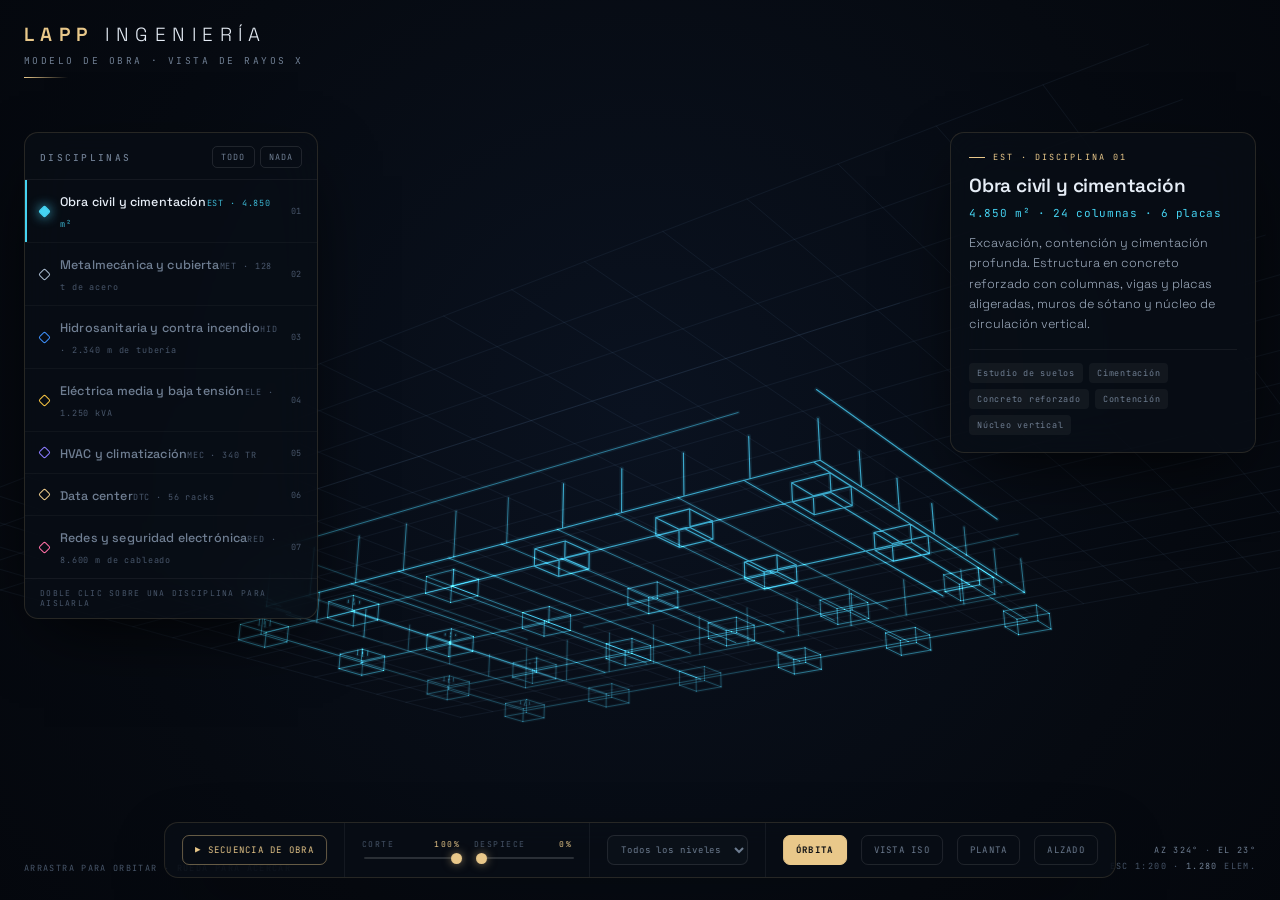
<file: assets/LAPP_MODELO_RAYOS_X.html>
<!DOCTYPE html>
<html lang="es">
<head>
<meta charset="utf-8">
<meta name="viewport" content="width=device-width,initial-scale=1,maximum-scale=1,user-scalable=no">
<title>LAPP Ingeniería · Modelo interactivo de obra</title>
<link rel="preconnect" href="https://fonts.googleapis.com">
<link rel="preconnect" href="https://fonts.gstatic.com" crossorigin>
<link href="https://fonts.googleapis.com/css2?family=Space+Grotesk:wght@300;400;500;600;700&family=JetBrains+Mono:wght@300;400;500;700&display=swap" rel="stylesheet">
<style>
:root{
  --bg:#04060B;
  --bg2:#080D16;
  --panel:rgba(9,14,22,.74);
  --panel-b:rgba(233,200,138,.14);
  --gold:#E9C88A;
  --gold-d:#8A7343;
  --cy:#45D3F2;
  --txt:#E6EDF6;
  --dim:#6F7E92;
  --dim2:#48566A;
  --r:14px;
}
*{box-sizing:border-box;-webkit-tap-highlight-color:transparent}
html,body{height:100%;margin:0;overflow:hidden;background:var(--bg);color:var(--txt);
  font-family:'Space Grotesk',system-ui,sans-serif;overscroll-behavior:none}
canvas{position:fixed;inset:0;width:100%;height:100%;display:block;touch-action:none}
.mono{font-family:'JetBrains Mono',ui-monospace,monospace}

/* ---------- marca ---------- */
#brand{position:fixed;top:22px;left:24px;z-index:20;pointer-events:none}
#brand .n{font-size:19px;font-weight:600;letter-spacing:.34em;color:var(--gold)}
#brand .n b{font-weight:300;color:var(--txt);letter-spacing:.34em}
#brand .s{margin-top:7px;font-size:9.5px;letter-spacing:.26em;color:var(--dim);text-transform:uppercase;
  font-family:'JetBrains Mono',monospace}
#brand .rule{width:44px;height:1px;background:linear-gradient(90deg,var(--gold),transparent);margin-top:10px}

/* ---------- panel disciplinas ---------- */
#disc{position:fixed;left:24px;top:132px;width:294px;z-index:20;
  background:var(--panel);backdrop-filter:blur(22px);-webkit-backdrop-filter:blur(22px);
  border:1px solid var(--panel-b);border-radius:var(--r);overflow:hidden;
  box-shadow:0 24px 70px -20px rgba(0,0,0,.9)}
.phead{display:flex;justify-content:space-between;align-items:center;padding:13px 15px 11px;
  border-bottom:1px solid rgba(255,255,255,.055)}
.phead h2{margin:0;font-size:9.5px;letter-spacing:.24em;color:var(--dim);text-transform:uppercase;
  font-family:'JetBrains Mono',monospace;font-weight:500}
.mini{display:flex;gap:5px}
.mini button{font-family:'JetBrains Mono',monospace;font-size:8.5px;letter-spacing:.13em;padding:4px 8px;
  border-radius:5px;border:1px solid rgba(255,255,255,.1);background:transparent;color:var(--dim);cursor:pointer;
  transition:.16s}
.mini button:hover{color:var(--gold);border-color:rgba(233,200,138,.4)}

.row{display:flex;align-items:center;gap:11px;padding:10px 15px;cursor:pointer;position:relative;
  border-bottom:1px solid rgba(255,255,255,.035);transition:background .16s}
.row:last-child{border-bottom:0}
.row:hover{background:rgba(255,255,255,.032)}
.row .bar{position:absolute;left:0;top:0;bottom:0;width:2px;background:var(--c);opacity:0;transition:opacity .2s}
.row.on .bar{opacity:1}
.row .dot{width:9px;height:9px;flex:0 0 9px;border-radius:2px;border:1.5px solid var(--c);
  background:transparent;transition:.22s;transform:rotate(45deg)}
.row.on .dot{background:var(--c);box-shadow:0 0 12px var(--c)}
.row .tx{flex:1;min-width:0}
.row .tt{font-size:12.5px;font-weight:500;letter-spacing:.012em;color:var(--dim);transition:.2s;
  white-space:nowrap;overflow:hidden;text-overflow:ellipsis}
.row.on .tt{color:var(--txt)}
.row .st{font-family:'JetBrains Mono',monospace;font-size:8.5px;letter-spacing:.1em;color:var(--dim2);margin-top:3px}
.row.on .st{color:var(--c);opacity:.85}
.row .k{font-family:'JetBrains Mono',monospace;font-size:8.5px;color:var(--dim2);letter-spacing:.08em}
.pfoot{padding:9px 15px 10px;border-top:1px solid rgba(255,255,255,.055);font-size:8px;
  letter-spacing:.16em;color:var(--dim2);text-transform:uppercase}

/* ---------- panel detalle ---------- */
#info{position:fixed;right:24px;top:132px;width:306px;z-index:20;
  background:var(--panel);backdrop-filter:blur(22px);-webkit-backdrop-filter:blur(22px);
  border:1px solid var(--panel-b);border-radius:var(--r);padding:18px 18px 17px;
  box-shadow:0 24px 70px -20px rgba(0,0,0,.9)}
#info .eyebrow{font-family:'JetBrains Mono',monospace;font-size:8.5px;letter-spacing:.24em;
  color:var(--gold);text-transform:uppercase;display:flex;align-items:center;gap:8px}
#info .eyebrow i{width:16px;height:1px;background:var(--gold);display:block;font-style:normal}
#info h3{margin:11px 0 0;font-size:19px;font-weight:600;line-height:1.22;letter-spacing:-.01em}
#info .metric{font-family:'JetBrains Mono',monospace;font-size:11px;color:var(--cy);margin-top:9px;letter-spacing:.06em}
#info p{margin:13px 0 0;font-size:12.5px;line-height:1.62;color:#9FADBF;font-weight:300}
#info .tags{margin-top:15px;padding-top:13px;border-top:1px solid rgba(255,255,255,.06);
  display:flex;flex-wrap:wrap;gap:6px}
#info .tags span{font-family:'JetBrains Mono',monospace;font-size:8.5px;letter-spacing:.09em;
  padding:4px 8px;border-radius:4px;background:rgba(255,255,255,.045);color:var(--dim);white-space:nowrap}

/* ---------- consola inferior ---------- */
#deck{position:fixed;left:50%;bottom:22px;transform:translateX(-50%);z-index:20;
  background:var(--panel);backdrop-filter:blur(22px);-webkit-backdrop-filter:blur(22px);
  border:1px solid var(--panel-b);border-radius:var(--r);display:flex;align-items:stretch;
  box-shadow:0 24px 70px -20px rgba(0,0,0,.9);max-width:calc(100vw - 44px)}
.grp{display:flex;align-items:center;gap:14px;padding:12px 17px;border-right:1px solid rgba(255,255,255,.06)}
.grp:last-child{border-right:0}
.sl{display:flex;flex-direction:column;gap:6px;min-width:98px}
.sl label{font-family:'JetBrains Mono',monospace;font-size:8px;letter-spacing:.18em;color:var(--dim2);
  text-transform:uppercase;display:flex;justify-content:space-between}
.sl label b{color:var(--gold);font-weight:400}
input[type=range]{-webkit-appearance:none;appearance:none;width:100%;height:2px;background:rgba(255,255,255,.14);
  border-radius:2px;outline:none;cursor:pointer}
input[type=range]::-webkit-slider-thumb{-webkit-appearance:none;width:11px;height:11px;border-radius:50%;
  background:var(--gold);cursor:pointer;box-shadow:0 0 10px rgba(233,200,138,.55)}
input[type=range]::-moz-range-thumb{width:11px;height:11px;border:0;border-radius:50%;background:var(--gold);
  box-shadow:0 0 10px rgba(233,200,138,.55)}
.btn{font-family:'JetBrains Mono',monospace;font-size:9px;letter-spacing:.14em;padding:8px 12px;border-radius:7px;
  border:1px solid rgba(255,255,255,.1);background:transparent;color:var(--dim);cursor:pointer;transition:.16s;
  white-space:nowrap;text-transform:uppercase}
.btn:hover{color:var(--txt);border-color:rgba(255,255,255,.28)}
.btn.act{color:#06090F;background:var(--gold);border-color:var(--gold);font-weight:700}
.btn.play{color:var(--gold);border-color:rgba(233,200,138,.42)}
.btn.play:hover{background:rgba(233,200,138,.1)}
select{font-family:'JetBrains Mono',monospace;font-size:9px;letter-spacing:.1em;padding:7px 9px;border-radius:7px;
  border:1px solid rgba(255,255,255,.1);background:#0A1018;color:var(--dim);cursor:pointer;outline:none}

/* ---------- rótulos 3D ---------- */
#tags{position:fixed;inset:0;z-index:15;pointer-events:none}
.tag{position:absolute;transform:translate(0,-50%);white-space:nowrap;opacity:0;transition:opacity .45s;
  font-family:'JetBrains Mono',monospace;font-size:8.5px;letter-spacing:.15em;padding-left:26px}
.tag::before{content:'';position:absolute;left:0;top:50%;width:20px;height:1px;background:currentColor;opacity:.55}
.tag::after{content:'';position:absolute;left:0;top:50%;width:4px;height:4px;margin-top:-2px;margin-left:-2px;
  border-radius:50%;background:currentColor;box-shadow:0 0 8px currentColor}
.tag.vis{opacity:.92}

/* ---------- fase / secuencia ---------- */
#phase{position:fixed;left:50%;bottom:112px;transform:translateX(-50%);z-index:19;text-align:center;
  opacity:0;transition:opacity .5s;pointer-events:none;width:min(560px,86vw)}
#phase.vis{opacity:1}
#phase .p{font-family:'JetBrains Mono',monospace;font-size:9px;letter-spacing:.3em;color:var(--gold)}
#phase .d{margin-top:8px;font-size:14.5px;font-weight:300;color:#C6D2E0;letter-spacing:.01em}
#phase .track{margin:14px auto 0;width:180px;height:1px;background:rgba(255,255,255,.13)}
#phase .track i{display:block;height:100%;background:var(--gold);width:0%}

/* ---------- hud ---------- */
#hud{position:fixed;right:24px;bottom:26px;z-index:18;text-align:right;pointer-events:none;
  font-family:'JetBrains Mono',monospace;font-size:8.5px;letter-spacing:.16em;color:var(--dim2);line-height:1.9}
#hud b{color:var(--dim);font-weight:400}
#hint{position:fixed;left:24px;bottom:26px;z-index:18;pointer-events:none;
  font-family:'JetBrains Mono',monospace;font-size:8.5px;letter-spacing:.16em;color:var(--dim2)}

/* ---------- carga ---------- */
#boot{position:fixed;inset:0;z-index:60;background:var(--bg);display:flex;align-items:center;justify-content:center;
  flex-direction:column;gap:18px;transition:opacity .7s}
#boot.off{opacity:0;pointer-events:none}
#boot .t{font-family:'JetBrains Mono',monospace;font-size:9px;letter-spacing:.34em;color:var(--dim)}
#boot .b{width:170px;height:1px;background:rgba(255,255,255,.12)}
#boot .b i{display:block;height:100%;background:var(--gold);width:0%;transition:width .3s}

@media (max-width:1180px){
  #info{display:none}
  #disc{width:238px}
}
@media (max-width:820px){
  #brand{top:14px;left:16px}
  #brand .n{font-size:15px}
  #disc{left:12px;right:12px;top:auto;bottom:150px;width:auto;max-height:none}
  #disc .rows{display:flex;overflow-x:auto;scrollbar-width:none}
  #disc .rows::-webkit-scrollbar{display:none}
  #disc .row{flex:0 0 auto;border-bottom:0;border-right:1px solid rgba(255,255,255,.04);padding:9px 13px}
  #disc .row .st,#disc .row .k{display:none}
  #disc .row .tt{font-size:11px;max-width:130px}
  .pfoot{display:none}
  #deck{left:12px;right:12px;bottom:12px;transform:none;overflow-x:auto;scrollbar-width:none}
  #deck::-webkit-scrollbar{display:none}
  .grp{padding:10px 13px;gap:11px}
  #hud,#hint{display:none}
  #phase{bottom:236px}
  .tag{font-size:7.5px}
}
@media (prefers-reduced-motion:reduce){*{transition:none!important}}
</style>
</head>
<body>

<canvas id="cv"></canvas>
<div id="tags"></div>

<div id="brand">
  <div class="n">LAPP<b> INGENIERÍA</b></div>
  <div class="s">Modelo de obra · vista de rayos X</div>
  <div class="rule"></div>
</div>

<div id="disc">
  <div class="phead">
    <h2>Disciplinas</h2>
    <div class="mini">
      <button id="bAll">TODO</button>
      <button id="bNone">NADA</button>
    </div>
  </div>
  <div class="rows" id="rows"></div>
  <div class="pfoot mono">Doble clic sobre una disciplina para aislarla</div>
</div>

<div id="info">
  <div class="eyebrow"><i></i><span id="iEye">MODELO COMPLETO</span></div>
  <h3 id="iTit">Una obra, siete ingenierías</h3>
  <div class="metric mono" id="iMet">4.850 m² · 6 niveles · 1 sala técnica</div>
  <p id="iTxt">Enciende una disciplina para ver cómo se traza sobre el mismo edificio. Cada capa se dibuja en el orden real de construcción, desde la cimentación hasta la puesta en marcha.</p>
  <div class="tags" id="iTags"></div>
</div>

<div id="phase">
  <div class="p" id="phP">FASE 01</div>
  <div class="d" id="phD"></div>
  <div class="track"><i id="phBar"></i></div>
</div>

<div id="deck">
  <div class="grp">
    <button class="btn play" id="bSeq">▶ Secuencia de obra</button>
  </div>
  <div class="grp">
    <div class="sl">
      <label>Corte <b id="vCut">100%</b></label>
      <input type="range" id="sCut" min="0" max="100" value="100">
    </div>
    <div class="sl">
      <label>Despiece <b id="vExp">0%</b></label>
      <input type="range" id="sExp" min="0" max="100" value="0">
    </div>
  </div>
  <div class="grp">
    <select id="selLv">
      <option value="-1">Todos los niveles</option>
    </select>
  </div>
  <div class="grp">
    <button class="btn act" id="bRot">Órbita</button>
    <button class="btn" id="bIso">Vista iso</button>
    <button class="btn" id="bPlan">Planta</button>
    <button class="btn" id="bElev">Alzado</button>
  </div>
</div>

<div id="hud">
  <div><b id="hAz">AZ 000°</b> · <b id="hEl">EL 00°</b></div>
  <div>ESC 1:200 · <b id="hSeg">0</b> ELEM.</div>
</div>
<div id="hint">ARRASTRA PARA ORBITAR · RUEDA PARA ACERCAR</div>

<div id="boot"><div class="t">GENERANDO MODELO</div><div class="b"><i id="bootBar"></i></div></div>

<script>
"use strict";
/* ═══════════════════════════════════════════════════════════
   LAPP INGENIERÍA · Modelo de obra en rayos X
   Motor 3D wireframe propio sobre Canvas 2D. Sin dependencias.
   ═══════════════════════════════════════════════════════════ */

/* ---------- utilidades vectoriales ---------- */
const sub=(a,b)=>[a[0]-b[0],a[1]-b[1],a[2]-b[2]];
const len3=v=>Math.hypot(v[0],v[1],v[2]);
const lerp3=(a,b,t)=>[a[0]+(b[0]-a[0])*t,a[1]+(b[1]-a[1])*t,a[2]+(b[2]-a[2])*t];
const clamp=(v,a,b)=>v<a?a:v>b?b:v;

/* ---------- malla estructural del edificio ---------- */
const GX=[-22,-13.2,-4.4,4.4,13.2,22];        // ejes en X
const GZ=[-14,-4.6667,4.6667,14];             // ejes en Z
const LVY=[-4.2,0,4.2,8.4,12.6,16.8];         // cotas de placa
const LVN=['Sótano','Nivel 1','Nivel 2','Nivel 3','Nivel 4','Cubierta'];
const FND=-5.6;                                // cota de cimentación
const X0=-22,X1=22,Z0=-14,Z1=14;
const DCY=LVY[2];                              // el data center vive en Nivel 2

/* ---------- constructores de geometría ---------- */
function S(L,a,b,o){
  L.s.push([a[0],a[1],a[2],b[0],b[1],b[2],(o&&o.lv)|0,(o&&o.f)?1:0]);
}
function box(L,x0,y0,z0,x1,y1,z1,o){
  const p=[[x0,y0,z0],[x1,y0,z0],[x1,y0,z1],[x0,y0,z1],
           [x0,y1,z0],[x1,y1,z0],[x1,y1,z1],[x0,y1,z1]];
  const e=[[0,1],[1,2],[2,3],[3,0],[4,5],[5,6],[6,7],[7,4],[0,4],[1,5],[2,6],[3,7]];
  for(const [i,j] of e) S(L,p[i],p[j],o);
}
function rectY(L,x0,z0,x1,z1,y,o){
  S(L,[x0,y,z0],[x1,y,z0],o); S(L,[x1,y,z0],[x1,y,z1],o);
  S(L,[x1,y,z1],[x0,y,z1],o); S(L,[x0,y,z1],[x0,y,z0],o);
}
function circY(L,cx,cy,cz,r,n,o){
  let pv=[cx+r,cy,cz];
  for(let i=1;i<=n;i++){const a=i/n*Math.PI*2;const p=[cx+Math.cos(a)*r,cy,cz+Math.sin(a)*r];S(L,pv,p,o);pv=p;}
}
function strip(L,pts,o){ for(let i=0;i<pts.length-1;i++) S(L,pts[i],pts[i+1],o); }
/* bandeja portacables / escalerilla */
function tray(L,a,b,w,o){
  const d=sub(b,a), l=len3(d)||1; let per;
  if(Math.abs(d[1])>0.9*l) per=[w/2,0,0];
  else{const h=Math.hypot(d[0],d[2])||1;per=[-d[2]/h*w/2,0,d[0]/h*w/2];}
  const a1=[a[0]-per[0],a[1],a[2]-per[2]],a2=[a[0]+per[0],a[1],a[2]+per[2]];
  const b1=[b[0]-per[0],b[1],b[2]-per[2]],b2=[b[0]+per[0],b[1],b[2]+per[2]];
  S(L,a1,b1,{lv:o&&o.lv,f:1}); S(L,a2,b2,{lv:o&&o.lv,f:1});
  const n=Math.max(1,Math.round(l/1.9));
  for(let i=0;i<=n;i++){const t=i/n;S(L,lerp3(a1,b1,t),lerp3(a2,b2,t),o);}
}
/* ducto rectangular con bridas */
function duct(L,a,b,w,h,o){
  const d=sub(b,a), l=len3(d)||1; let u,v;
  if(Math.abs(d[1])>0.9*l){u=[w/2,0,0];v=[0,0,h/2];}
  else{const hh=Math.hypot(d[0],d[2])||1;u=[-d[2]/hh*w/2,0,d[0]/hh*w/2];v=[0,h/2,0];}
  const sg=[[1,1],[1,-1],[-1,-1],[-1,1]];
  const cA=sg.map(([su,sv])=>[a[0]+u[0]*su+v[0]*sv,a[1]+u[1]*su+v[1]*sv,a[2]+u[2]*su+v[2]*sv]);
  const cB=sg.map(([su,sv])=>[b[0]+u[0]*su+v[0]*sv,b[1]+u[1]*su+v[1]*sv,b[2]+u[2]*su+v[2]*sv]);
  for(let i=0;i<4;i++) S(L,cA[i],cB[i],{lv:o&&o.lv,f:1});
  const n=Math.max(1,Math.round(l/3.2));
  for(let k=0;k<=n;k++){const t=k/n;const r=cA.map((c,i)=>lerp3(c,cB[i],t));
    for(let i=0;i<4;i++) S(L,r[i],r[(i+1)%4],o);}
}
/* tubería con soportes */
function pipe(L,pts,o){
  for(let i=0;i<pts.length-1;i++){
    S(L,pts[i],pts[i+1],{lv:o&&o.lv,f:1});
    const d=sub(pts[i+1],pts[i]),l=len3(d);
    const n=Math.floor(l/4);
    for(let k=1;k<=n;k++){
      const p=lerp3(pts[i],pts[i+1],k/(n+1));
      if(Math.abs(d[1])>0.8*l) S(L,[p[0]-.35,p[1],p[2]],[p[0]+.35,p[1],p[2]],o);
      else S(L,[p[0],p[1]-.35,p[2]],[p[0],p[1]+.35,p[2]],o);
    }
  }
}
function mark(L,p,r,o){ // rombo (rociador, detector, difusor)
  S(L,[p[0]-r,p[1],p[2]],[p[0],p[1],p[2]-r],o); S(L,[p[0],p[1],p[2]-r],[p[0]+r,p[1],p[2]],o);
  S(L,[p[0]+r,p[1],p[2]],[p[0],p[1],p[2]+r],o); S(L,[p[0],p[1],p[2]+r],[p[0]-r,p[1],p[2]],o);
}

/* ═══════════ 01 · OBRA CIVIL ═══════════ */
function civil(L){
  // dados de cimentación + vigas de amarre
  for(const x of GX) for(const z of GZ) box(L,x-1.15,FND-1.1,z-1.15,x+1.15,FND,z+1.15,{lv:0});
  for(let i=0;i<GX.length-1;i++) for(const z of GZ) S(L,[GX[i],FND-.55,z],[GX[i+1],FND-.55,z],{lv:0});
  for(let j=0;j<GZ.length-1;j++) for(const x of GX) S(L,[x,FND-.55,GZ[j]],[x,FND-.55,GZ[j+1]],{lv:0});
  // losa de contrapiso y muros de contención
  rectY(L,X0,Z0,X1,Z1,LVY[0],{lv:0});
  for(let x=X0+4;x<X1;x+=4.4) S(L,[x,LVY[0],Z0],[x,LVY[0],Z1],{lv:0});
  rectY(L,X0,Z0,X1,Z1,LVY[1],{lv:0});
  for(let x=X0;x<=X1;x+=4.4){S(L,[x,LVY[0],Z0],[x,LVY[1],Z0],{lv:0});S(L,[x,LVY[0],Z1],[x,LVY[1],Z1],{lv:0});}
  for(let z=Z0;z<=Z1;z+=4.667){S(L,[X0,LVY[0],z],[X0,LVY[1],z],{lv:0});S(L,[X1,LVY[0],z],[X1,LVY[1],z],{lv:0});}
  // rampa vehicular
  strip(L,[[-30,LVY[1],-9],[-23,LVY[0],-9]],{lv:0});
  strip(L,[[-30,LVY[1],-13],[-23,LVY[0],-13]],{lv:0});
  for(let k=1;k<6;k++){const t=k/6;
    S(L,lerp3([-30,LVY[1],-9],[-23,LVY[0],-9],t),lerp3([-30,LVY[1],-13],[-23,LVY[0],-13],t),{lv:0});}
  // columnas piso a piso
  const ys=[FND,...LVY];
  for(let s=0;s<ys.length-1;s++){
    const lv=clamp(s-1,0,5);
    for(const x of GX) for(const z of GZ)
      for(const [dx,dz] of [[-.26,-.26],[.26,-.26],[.26,.26],[-.26,.26]])
        S(L,[x+dx,ys[s],z+dz],[x+dx,ys[s+1],z+dz],{lv});
  }
  // vigas + placas
  for(let li=1;li<LVY.length;li++){
    const y=LVY[li];
    for(let i=0;i<GX.length-1;i++) for(const z of GZ) S(L,[GX[i],y-.35,z],[GX[i+1],y-.35,z],{lv:li});
    for(let j=0;j<GZ.length-1;j++) for(const x of GX) S(L,[x,y-.35,GZ[j]],[x,y-.35,GZ[j+1]],{lv:li});
    rectY(L,X0,Z0,X1,Z1,y,{lv:li}); rectY(L,X0,Z0,X1,Z1,y-.32,{lv:li});
    for(const [cx,cz] of [[X0,Z0],[X1,Z0],[X1,Z1],[X0,Z1]]) S(L,[cx,y-.32,cz],[cx,y,cz],{lv:li});
    for(let z=Z0+4.667;z<Z1;z+=4.667) S(L,[X0,y,z],[X1,y,z],{lv:li});
  }
  // núcleo de circulación
  for(let li=0;li<LVY.length;li++) rectY(L,13.2,-4.6667,22,4.6667,LVY[li],{lv:li});
  for(const [x,z] of [[13.2,-4.6667],[22,-4.6667],[22,4.6667],[13.2,4.6667]])
    for(let li=0;li<LVY.length-1;li++) S(L,[x,LVY[li],z],[x,LVY[li+1],z],{lv:li});
}

/* ═══════════ 02 · METALMECÁNICA ═══════════ */
function metal(L){
  const yb=17.2, yt=19.7, lv=5;
  // cerchas de cubierta
  for(const z of GZ){
    const n=10, x0=X0, x1=X1;
    for(let i=0;i<n;i++){
      const xa=x0+(x1-x0)*i/n, xb=x0+(x1-x0)*(i+1)/n;
      S(L,[xa,yb,z],[xb,yb,z],{lv}); S(L,[xa,yt,z],[xb,yt,z],{lv});
      S(L,[xa,yb,z],[xa,yt,z],{lv});
      S(L,[xa,(i%2?yt:yb),z],[xb,(i%2?yb:yt),z],{lv});
    }
    S(L,[x1,yb,z],[x1,yt,z],{lv});
  }
  // correas
  for(let x=X0;x<=X1;x+=2.2) S(L,[x,yt,Z0],[x,yt,Z1],{lv});
  // arriostramientos
  for(let j=0;j<GZ.length-1;j++)
    for(let i=0;i<4;i++){const xa=X0+i*11,xb=xa+11;
      S(L,[xa,yb,GZ[j]],[xb,yb,GZ[j+1]],{lv});S(L,[xa,yb,GZ[j+1]],[xb,yb,GZ[j]],{lv});}
  // fachada modular
  for(let x=X0;x<=X1;x+=2.2){S(L,[x,LVY[1],Z0],[x,LVY[5],Z0],{lv:1});S(L,[x,LVY[1],Z1],[x,LVY[5],Z1],{lv:1});}
  for(let z=Z0;z<=Z1;z+=2.333){S(L,[X0,LVY[1],z],[X0,LVY[5],z],{lv:1});S(L,[X1,LVY[1],z],[X1,LVY[5],z],{lv:1});}
  for(let li=1;li<LVY.length;li++){rectY(L,X0,Z0,X1,Z1,LVY[li]-2.1,{lv:li});}
  // escaleras metálicas en el núcleo
  for(let li=0;li<LVY.length-1;li++){
    const y0=LVY[li],y1=LVY[li+1],zA=-3.4,zB=3.4;
    for(const [za,zb,xo] of [[zA,zB,15.4],[zB,zA,19.6]]){
      const a=[xo,y0,za],b=[xo,y0+(y1-y0)/2,zb];
      S(L,[a[0]-.7,a[1],a[2]],[b[0]-.7,b[1],b[2]],{lv:li});
      S(L,[a[0]+.7,a[1],a[2]],[b[0]+.7,b[1],b[2]],{lv:li});
      for(let k=1;k<8;k++){const t=k/8;const p=lerp3(a,b,t);
        S(L,[p[0]-.7,p[1],p[2]],[p[0]+.7,p[1],p[2]],{lv:li});}
    }
  }
  // barandas y plataformas de cubierta
  rectY(L,X0,Z0,X1,Z1,LVY[5]+1.1,{lv:5});
  for(let x=X0;x<=X1;x+=3.6){S(L,[x,LVY[5],Z0],[x,LVY[5]+1.1,Z0],{lv:5});S(L,[x,LVY[5],Z1],[x,LVY[5]+1.1,Z1],{lv:5});}
  for(let z=Z0;z<=Z1;z+=3.5){S(L,[X0,LVY[5],z],[X0,LVY[5]+1.1,z],{lv:5});S(L,[X1,LVY[5],z],[X1,LVY[5]+1.1,z],{lv:5});}
  for(const x of [-16,-7,2]) box(L,x-2.6,LVY[5],-12.4,x+2.6,LVY[5]+.4,-7.4,{lv:5});
}

/* ═══════════ 03 · HIDROSANITARIA + RCI ═══════════ */
function hidro(L){
  // tanque de reserva
  circY(L,16,LVY[5]+.6,9,3,20,{lv:5}); circY(L,16,LVY[5]+4.4,9,3,20,{lv:5});
  for(let i=0;i<8;i++){const a=i/8*Math.PI*2;
    S(L,[16+Math.cos(a)*3,LVY[5]+.6,9+Math.sin(a)*3],[16+Math.cos(a)*3,LVY[5]+4.4,9+Math.sin(a)*3],{lv:5});}
  // bajantes y montantes
  for(const [x,z] of [[-18,-11],[-18,11],[18,-11],[18,11]])
    pipe(L,[[x,LVY[5]+.8,z],[x,LVY[0]-.6,z]],{lv:0});
  pipe(L,[[16,LVY[5]+.6,9],[16,LVY[5]-.6,9],[18,LVY[5]-.6,11],[18,LVY[0],11]],{lv:5});
  // equipo de bombeo en sótano
  for(let i=0;i<3;i++) box(L,-21+i*2.4,LVY[0],-12.5,-19.4+i*2.4,LVY[0]+1.6,-10.2,{lv:0});
  pipe(L,[[-21,LVY[0]+1.9,-11.3],[-14,LVY[0]+1.9,-11.3],[-14,LVY[0]+1.9,-4],[-18,LVY[0]+1.9,-4]],{lv:0});
  // red contra incendio por nivel
  for(let li=1;li<5;li++){
    const y=LVY[li]+3.3;
    pipe(L,[[-19,y,-11],[19,y,-11],[19,y,11],[-19,y,11],[-19,y,-11]],{lv:li});
    for(let x=-16;x<=17;x+=6.6) for(const z of [-8,0,8]){
      S(L,[x,y,z],[x,y-.5,z],{lv:li}); mark(L,[x,y-.6,z],.42,{lv:li});
    }
    for(const z of [-8,0,8]) S(L,[-19,y,z<0?-11:11],[-19,y,z],{lv:li});
    pipe(L,[[-19,y,-8],[19,y,-8]],{lv:li}); pipe(L,[[-19,y,8],[19,y,8]],{lv:li});
  }
  // red sanitaria en sótano
  pipe(L,[[-18,LVY[0]-.6,-11],[-18,LVY[0]-.6,11],[18,LVY[0]-.9,11]],{lv:0});
  for(const x of [-8,2,12]) pipe(L,[[x,LVY[0]-.7,11],[x,LVY[0]-.7,-6]],{lv:0});
}

/* ═══════════ 04 · ELÉCTRICA MT/BT ═══════════ */
function elec(L){
  // acometida y subestación
  pipe(L,[[-34,LVY[1]+3,11],[-26,LVY[1]+3,11],[-26,LVY[0]+2,11],[-21,LVY[0]+2,11]],{lv:0});
  S(L,[-34,LVY[1]+3,11],[-34,LVY[1]-1,11],{lv:0});
  for(let i=0;i<3;i++) box(L,-21+i*2.2,LVY[0],8.6,-19.4+i*2.2,LVY[0]+2.3,10.6,{lv:0});
  box(L,-14.6,LVY[0],8.6,-11,LVY[0]+2.6,12.4,{lv:0});
  box(L,-19,LVY[0],11.4,-15.4,LVY[0]+2.6,13.4,{lv:0});
  // planta de emergencia
  box(L,-21,LVY[0],-13,-14.6,LVY[0]+2.8,-8.6,{lv:0});
  duct(L,[-17.8,LVY[0]+2.8,-10.8],[-17.8,LVY[1]+.4,-10.8],1.3,1.3,{lv:0});
  // montante principal + bandejas por nivel
  tray(L,[16,LVY[0],-1],[16,LVY[5],-1],1.1,{lv:0});
  for(let li=1;li<6;li++){
    const y=LVY[li]-.9;
    tray(L,[-20.5,y,-1],[15.4,y,-1],1.1,{lv:li});
    for(const x of [-16,-6,4,12]) tray(L,[x,y,-1],[x,y,-11.5],.75,{lv:li});
    for(const x of [-11,1,10]) tray(L,[x,y,-1],[x,y,11.5],.75,{lv:li});
    for(const [x,z] of [[-20.4,-2.6],[-2,-12],[13,11]]) box(L,x-.9,y-2.6,z-.2,x+.9,y-.6,z+.2,{lv:li});
    for(let x=-18;x<=16;x+=6.8) for(const z of [-9,0,9]){
      S(L,[x-.75,y-.15,z],[x+.75,y-.15,z],{lv:li}); S(L,[x-.75,y-.15,z+.28],[x+.75,y-.15,z+.28],{lv:li});
    }
  }
  // malla de puesta a tierra
  for(let x=X0;x<=X1;x+=8.8) S(L,[x,FND-1.6,Z0],[x,FND-1.6,Z1],{lv:0});
  for(let z=Z0;z<=Z1;z+=7) S(L,[X0,FND-1.6,z],[X1,FND-1.6,z],{lv:0});
}

/* ═══════════ 05 · HVAC ═══════════ */
function hvac(L){
  // chillers en cubierta
  for(const x of [-15,-6,3]){
    box(L,x-3,LVY[5]+.4,-12,x+3,LVY[5]+2.8,-8,{lv:5});
    circY(L,x-1.4,LVY[5]+2.8,-10,1.1,14,{lv:5}); circY(L,x+1.4,LVY[5]+2.8,-10,1.1,14,{lv:5});
  }
  duct(L,[-15,LVY[5]+1.6,-8],[3,LVY[5]+1.6,-8],1.5,1.2,{lv:5});
  // montante vertical
  duct(L,[12,LVY[0],6],[12,LVY[5],6],1.7,1.7,{lv:0});
  pipe(L,[[3,LVY[5]+1.6,-8],[12,LVY[5]+1.6,-8],[12,LVY[5]+1.6,6]],{lv:5});
  for(let li=1;li<6;li++){
    const y=LVY[li]-1.5;
    box(L,8.6,y-1.7,4.2,12.6,y+.9,7.8,{lv:li});          // manejadora
    duct(L,[-20,y,6],[8.6,y,6],1.7,1,{lv:li});
    for(const x of [-17,-10,-3,4]){
      duct(L,[x,y,6],[x,y,-11],1.1,.75,{lv:li});
      for(let z=-9;z<=4;z+=4.4){ mark(L,[x,y-.6,z],.6,{lv:li}); S(L,[x,y-.42,z],[x,y-.6,z],{lv:li}); }
    }
    duct(L,[-20,y-.1,-12.5],[8,y-.1,-12.5],1.4,.9,{lv:li}); // retorno
  }
}

/* ═══════════ 06 · DATA CENTER ═══════════ */
function dc(L){
  const lv=2, y0=DCY, yf=y0+.62, sx0=-21,sx1=3,sz0=-13,sz1=13;
  // envolvente de la sala
  rectY(L,sx0,sz0,sx1,sz1,y0,{lv}); rectY(L,sx0,sz0,sx1,sz1,y0+3.6,{lv});
  for(const [x,z] of [[sx0,sz0],[sx1,sz0],[sx1,sz1],[sx0,sz1]]) S(L,[x,y0,z],[x,y0+3.6,z],{lv});
  for(let x=sx0;x<=sx1;x+=3) {S(L,[x,y0,sz0],[x,y0+3.6,sz0],{lv});S(L,[x,y0,sz1],[x,y0+3.6,sz1],{lv});}
  // piso técnico elevado 600×600
  for(let x=sx0;x<=sx1+.01;x+=1.2) S(L,[x,yf,sz0],[x,yf,sz1],{lv});
  for(let z=sz0;z<=sz1+.01;z+=1.2) S(L,[sx0,yf,z],[sx1,yf,z],{lv});
  for(let x=sx0;x<=sx1;x+=2.4) for(let z=sz0;z<=sz1;z+=2.4) S(L,[x,y0,z],[x,yf,z],{lv});
  // filas de rack — dos pares con pasillo frío contenido
  const rows=[-8.4,-5.4,1.2,4.2];
  for(const rz of rows) for(let i=0;i<14;i++){
    const x=-18.6+i*.78;
    box(L,x,yf,rz-.6,x+.62,yf+2.05,rz+.6,{lv});
    S(L,[x+.08,yf+1.9,rz-.6],[x+.54,yf+1.9,rz-.6],{lv});
    S(L,[x+.08,yf+.2,rz-.6],[x+.54,yf+.2,rz-.6],{lv});
  }
  // contención de pasillo frío (techo + puertas)
  for(const [za,zb] of [[-7.8,-6.0],[1.8,3.6]]){
    const xa=-18.6,xb=-18.6+13*.78+.62, yt=yf+2.55;
    rectY(L,xa,za,xb,zb,yt,{lv});
    for(let x=xa;x<=xb;x+=1.56) S(L,[x,yt,za],[x,yt,zb],{lv});
    for(const x of [xa,xb]){ S(L,[x,yf+2.05,za],[x,yt,za],{lv}); S(L,[x,yf+2.05,zb],[x,yt,zb],{lv});
      S(L,[x,yt,za],[x,yt,zb],{lv}); S(L,[x,yf+2.05,za],[x,yf+2.05,zb],{lv}); }
    // flujo de aire frío
    for(let x=xa+1;x<xb;x+=2.2) S(L,[x,yf+.5,za+.3],[x,yf+.5,zb-.3],{lv,f:1});
  }
  // CRAH perimetrales
  for(const x of [-19,-15.2,-11.4,-7.6,-3.8]){
    box(L,x,yf,10.6,x+2,yf+2.3,11.8,{lv});
    circY(L,x+1,yf+2.3,11.2,.8,14,{lv});
    S(L,[x,yf,10.6],[x+2,yf+2.3,10.6],{lv});
    for(let z=9.4;z>5.2;z-=1.4) S(L,[x+.3,yf-.55,z],[x+1.7,yf-.55,z],{lv,f:1});
  }
  // UPS, baterías y PDU
  box(L,-20.6,yf,-12.4,-18.2,yf+2,-9.4,{lv});
  box(L,-17.6,yf,-12.4,-15.2,yf+2,-9.4,{lv});
  for(let i=0;i<4;i++) box(L,-14.4+i*1.5,yf,-12.4,-13.5+i*1.5,yf+1.9,-11,{lv});
  for(const rz of rows) box(L,-19.6,yf,rz-.6,-18.7,yf+2.05,rz+.6,{lv});
  // bandejas de datos y potencia sobre filas
  for(const rz of rows) tray(L,[-19.6,yf+3.0,rz],[1.2,yf+3.0,rz],.8,{lv});
  tray(L,[-19.6,yf+3.0,-2.2],[1.2,yf+3.0,-2.2],1,{lv});
  // extinción por agente limpio
  for(const x of [1.2,2.2]){ circY(L,x,yf,-12,.4,10,{lv}); circY(L,x,yf+1.7,-12,.4,10,{lv});
    S(L,[x+.4,yf,-12],[x+.4,yf+1.7,-12],{lv}); S(L,[x-.4,yf,-12],[x-.4,yf+1.7,-12],{lv}); }
  pipe(L,[[1.7,yf+3.2,-12],[1.7,yf+3.2,8]],{lv});
  for(let z=-10;z<8;z+=3.6) mark(L,[1.7,yf+3.2,z],.4,{lv});
}

/* ═══════════ 07 · REDES Y SEGURIDAD ═══════════ */
function redes(L){
  // backbone vertical en fibra
  for(const dx of [-.3,.3]) pipe(L,[[15+dx,LVY[0],2],[15+dx,LVY[5],2]],{lv:0});
  // MDF en sala técnica + IDF por nivel
  box(L,2,DCY+.62,6,2.7,DCY+2.67,7.2,{lv:2});
  for(let li=1;li<6;li++){
    const y=LVY[li];
    box(L,14.2,y,1.2,15,y+2.05,2.4,{lv:li});
    // cableado horizontal en estrella
    const src=[14.6,y+2.2,1.8];
    for(let k=0;k<11;k++){
      const ax=-19+ (k%6)*6.6, az=(k<6? -8.5 : 8.5)+((k%2)?1.6:-1.6);
      strip(L,[src,[ax,y+2.2,az]],{lv:li});
      S(L,[ax,y+2.2,az],[ax,y+1.1,az],{lv:li});
    }
    // lazo de detección de incendio
    const dy=y+3.1, pts=[[-18,dy,-10],[16,dy,-10],[16,dy,0],[-18,dy,0],[-18,dy,10],[16,dy,10]];
    strip(L,pts,{lv:li});
    for(let x=-18;x<=16;x+=5.6) for(const z of [-10,0,10]) mark(L,[x,dy,z],.35,{lv:li});
    // CCTV con cono de visión
    for(const [cx,cz,tx,tz] of [[-20.6,-12.6,-13,-5],[20.6,-12.6,13,-5],[20.6,12.6,13,5],[-20.6,12.6,-13,5]]){
      box(L,cx-.3,y+2.6,cz-.3,cx+.3,y+3,cz+.3,{lv:li});
      S(L,[cx,y+2.8,cz],[tx,y+.4,tz-2],{lv:li}); S(L,[cx,y+2.8,cz],[tx,y+.4,tz+2],{lv:li});
      S(L,[tx,y+.4,tz-2],[tx,y+.4,tz+2],{lv:li});
    }
    // control de acceso en el núcleo
    for(const [ax,az] of [[13.2,0],[13.2,3.2]]){ box(L,ax-.15,y+1.1,az-.25,ax+.15,y+1.5,az+.25,{lv:li}); }
  }
}

/* ═══════════ definición de capas ═══════════ */
const LAYERS=[
 {id:'civil',n:'Obra civil y cimentación',code:'EST',rgb:[69,211,242],build:civil,
  m:'4.850 m² · 24 columnas · 6 placas',
  d:'Excavación, contención y cimentación profunda. Estructura en concreto reforzado con columnas, vigas y placas aligeradas, muros de sótano y núcleo de circulación vertical.',
  tags:['Estudio de suelos','Cimentación','Concreto reforzado','Contención','Núcleo vertical']},
 {id:'metal',n:'Metalmecánica y cubierta',code:'MET',rgb:[164,182,201],build:metal,
  m:'128 t de acero · 4 cerchas · 1.230 m²',
  d:'Diseño, fabricación y montaje de cerchas, correas y arriostramientos. Escaleras, barandas, plataformas de equipos y fachada modular anclada a la estructura.',
  tags:['Cerchas','Correas','Fachada modular','Escaleras','Plataformas']},
 {id:'hidro',n:'Hidrosanitaria y contra incendio',code:'HID',rgb:[62,142,247],build:hidro,
  m:'2.340 m de tubería · 72 rociadores',
  d:'Redes de agua potable, aguas residuales y lluvias con tanque de reserva y cuarto de bombeo. Red contra incendio de rociadores bajo criterios NFPA 13.',
  tags:['Agua potable','Sanitaria','Aguas lluvias','NFPA 13','Bombeo']},
 {id:'elec',n:'Eléctrica media y baja tensión',code:'ELE',rgb:[245,194,66],build:elec,
  m:'1.250 kVA · 2 transformadores · 1 planta',
  d:'Subestación con celdas de media tensión, transformadores y planta de emergencia. Tableros, bandejas portacables, canalizaciones, iluminación y malla de puesta a tierra RETIE.',
  tags:['Subestación','RETIE','Bandejas','Planta de emergencia','Iluminación']},
 {id:'hvac',n:'HVAC y climatización',code:'MEC',rgb:[139,123,255],build:hvac,
  m:'340 TR · 3 chillers · 5 manejadoras',
  d:'Producción de agua helada en cubierta, unidades manejadoras por nivel, red de ductos de suministro y retorno, difusores y control automático de temperatura y presurización.',
  tags:['Chillers','Ductería','Difusores','Presurización','Control BMS']},
 {id:'dc',n:'Data center',code:'DTC',rgb:[233,200,138],build:dc,
  m:'56 racks · 420 kW TI · 660 m²',
  d:'Adecuación de sala técnica: piso técnico elevado, filas de rack con contención de pasillo frío, CRAH perimetrales, UPS, PDU, bandejas segregadas y extinción por agente limpio. Bajo lineamientos TIA-942 y Uptime Institute.',
  tags:['TIA-942','Uptime','Piso técnico','Contención','CRAH','UPS/PDU']},
 {id:'redes',n:'Redes y seguridad electrónica',code:'RED',rgb:[255,111,165],build:redes,
  m:'8.600 m de cableado · 4 IDF · 20 cámaras',
  d:'Cableado estructurado certificado, backbone en fibra óptica, cuartos de telecomunicaciones por nivel, CCTV, control de acceso y detección de incendio direccionable.',
  tags:['Cableado estructurado','Fibra óptica','CCTV','Control de acceso','Detección']}
];

/* ---------- construir geometría ---------- */
let TOTAL=0;
for(const L of LAYERS){ L.s=[]; L.build(L); L.p=0; L.t=0; L.on=false; TOTAL+=L.s.length; }

/* ---------- retícula de implantación (siempre visible) ---------- */
const GRID=[];
(function(){
  for(let x=-46;x<=46;x+=4.4) GRID.push([x,0,-32,x,0,32]);
  for(let z=-32;z<=32;z+=4) GRID.push([-46,0,z,46,0,z]);
  GRID.push([-30,0,-20,30,0,-20]);
})();

/* ---------- rótulos ancla ---------- */
const TAGS=[
 {p:[0,FND-1.2,0],t:'CIMENTACIÓN PROFUNDA',l:'civil'},
 {p:[0,19.9,4],t:'CUBIERTA METÁLICA',l:'metal'},
 {p:[16,21.6,9],t:'TANQUE DE RESERVA · RCI',l:'hidro'},
 {p:[-17.5,-2.6,11],t:'SUBESTACIÓN 1.250 kVA',l:'elec'},
 {p:[-17.5,-2.6,-10.8],t:'PLANTA DE EMERGENCIA',l:'elec'},
 {p:[-6,20.0,-10],t:'CHILLERS · 340 TR',l:'hvac'},
 {p:[-9,8.4,-6.9],t:'SALA TÉCNICA · 56 RACKS',l:'dc'},
 {p:[-19.4,7.0,-11],t:'UPS + BANCO DE BATERÍAS',l:'dc'},
 {p:[15,11.5,2],t:'BACKBONE EN FIBRA',l:'redes'}
];

/* ═══════════ motor de render ═══════════ */
const cv=document.getElementById('cv'), ctx=cv.getContext('2d',{alpha:false});
let W=0,H=0,dpr=1,cxp=0,cyp=0,focal=900;
let az=-0.72, el=0.40, dist=104;
const tgt=[0,5.6,0];
let autoRot=true, explode=0, cutY=26, levelFilter=-1;

function resize(){
  dpr=Math.min(window.devicePixelRatio||1,2);
  W=window.innerWidth; H=window.innerHeight;
  cv.width=W*dpr; cv.height=H*dpr; cv.style.width=W+'px'; cv.style.height=H+'px';
  cxp = W>1180 ? W*0.5 : (W>820 ? W*0.5+52 : W*0.5);
  cyp=H*0.52; focal=Math.min(W,H)*1.62;
  if(W<820){ dist=132; cyp=H*0.42; }
}
resize(); window.addEventListener('resize',resize);

let ca=1,sa=0,ce=1,se=0;
function updCam(){ ca=Math.cos(az); sa=Math.sin(az); ce=Math.cos(el); se=Math.sin(el); }

const PA={x:0,y:0,z:0}, PB={x:0,y:0,z:0};
function proj(x,y,z,out){
  x-=tgt[0]; y-=tgt[1]; z-=tgt[2];
  const x1=x*ca - z*sa, z1=x*sa + z*ca;
  const y1=y*ce - z1*se, z2=y*se + z1*ce;
  const zc=z2+dist;
  if(zc<6) return null;
  const f=focal/zc;
  out.x=cxp+x1*f; out.y=cyp-y1*f; out.z=zc;
  return out;
}

const NB=7;
const bucket=[]; for(let i=0;i<NB;i++) bucket.push(new Path2D());

function drawLayer(L,time){
  for(let i=0;i<NB;i++) bucket[i]=new Path2D();
  const flow=new Path2D();
  const arr=L.s, n=arr.length, fr=L.p;
  const near=dist-52, far=dist+62, span=far-near;
  for(let i=0;i<n;i++){
    const o=i/n;
    let tt=(fr-o)*16; if(tt<=0) continue; if(tt>1) tt=1;
    const s=arr[i], lv=s[6];
    if(levelFilter>=0 && lv!==levelFilter) continue;
    const ey=explode*lv*3.4;
    let ax=s[0],ay=s[1]+ey,azz=s[2],bx=s[3],by=s[4]+ey,bz=s[5];
    if(tt<1){ bx=ax+(bx-ax)*tt; by=ay+(by-ay)*tt; bz=azz+(bz-azz)*tt; }
    if(ay>cutY && by>cutY) continue;
    if(by>cutY){ const k=(cutY-ay)/(by-ay); bx=ax+(bx-ax)*k; bz=azz+(bz-azz)*k; by=cutY; }
    else if(ay>cutY){ const k=(cutY-by)/(ay-by); ax=bx+(ax-bx)*k; azz=bz+(azz-bz)*k; ay=cutY; }
    if(!proj(ax,ay,azz,PA)) continue;
    if(!proj(bx,by,bz,PB)) continue;
    let d=((PA.z+PB.z)*0.5-near)/span; d=d<0?0:d>1?1:d;
    const bi=(d*(NB-1))|0;
    bucket[bi].moveTo(PA.x,PA.y); bucket[bi].lineTo(PB.x,PB.y);
    if(s[7]){ flow.moveTo(PA.x,PA.y); flow.lineTo(PB.x,PB.y); }
  }
  const [r,g,b]=L.rgb;
  const em = soloId ? (soloId===L.id?1:0.14) : 1;
  for(let i=0;i<NB;i++){
    const f=1-i/(NB-1);
    const a=(0.09+0.78*f*f)*em;
    ctx.strokeStyle='rgba('+r+','+g+','+b+','+(a*0.15).toFixed(3)+')';
    ctx.lineWidth=1.4+3.6*f; ctx.stroke(bucket[i]);
    ctx.strokeStyle='rgba('+r+','+g+','+b+','+a.toFixed(3)+')';
    ctx.lineWidth=0.45+0.8*f; ctx.stroke(bucket[i]);
  }
  ctx.save();
  ctx.setLineDash([3,13]); ctx.lineDashOffset=-(time*30)%16;
  ctx.strokeStyle='rgba(255,255,255,'+(0.42*em).toFixed(3)+')'; ctx.lineWidth=1.5;
  ctx.stroke(flow); ctx.restore();
}

const gPath=new Path2D();
function drawGrid(){
  const p=new Path2D();
  for(const s of GRID){
    if(!proj(s[0],s[1],s[2],PA)) continue;
    if(!proj(s[3],s[4],s[5],PB)) continue;
    p.moveTo(PA.x,PA.y); p.lineTo(PB.x,PB.y);
  }
  ctx.strokeStyle='rgba(96,126,158,0.085)'; ctx.lineWidth=1; ctx.stroke(p);
}

const tagEls=TAGS.map(t=>{
  const e=document.createElement('div'); e.className='tag'; e.textContent=t.t;
  const L=LAYERS.find(l=>l.id===t.l); e.style.color='rgb('+L.rgb.join(',')+')';
  document.getElementById('tags').appendChild(e); return e;
});
function drawTags(){
  for(let i=0;i<TAGS.length;i++){
    const t=TAGS[i], L=LAYERS.find(l=>l.id===t.l), e=tagEls[i];
    const show = L.p>0.9 && (!soloId||soloId===L.id) && levelFilter<0 && explode<0.05;
    if(!show){ e.classList.remove('vis'); continue; }
    if(!proj(t.p[0],t.p[1],t.p[2],PA)){ e.classList.remove('vis'); continue; }
    if(PA.x<130||PA.x>W-120||PA.y<90||PA.y>H-120){ e.classList.remove('vis'); continue; }
    e.style.left=PA.x+'px'; e.style.top=PA.y+'px'; e.classList.add('vis');
  }
}

let last=performance.now();
function frame(now){
  const dt=Math.min((now-last)/1000,0.05); last=now;
  const time=now/1000;
  if(autoRot && !drag) az+=dt*0.085;
  if(seqOn) tickSeq(dt);
  for(const L of LAYERS){
    const d=L.t-L.p; if(Math.abs(d)>0.0005) L.p=clamp(L.p+Math.sign(d)*dt/1.35,Math.min(L.p,L.t),Math.max(L.p,L.t));
    else L.p=L.t;
  }
  updCam();
  ctx.setTransform(dpr,0,0,dpr,0,0);
  const g=ctx.createRadialGradient(W*.5,H*.46,0,W*.5,H*.46,Math.max(W,H)*.78);
  g.addColorStop(0,'#0A1220'); g.addColorStop(.55,'#060A11'); g.addColorStop(1,'#03050A');
  ctx.fillStyle=g; ctx.fillRect(0,0,W,H);
  ctx.globalCompositeOperation='lighter';
  ctx.lineCap='round'; ctx.lineJoin='round';
  drawGrid();
  for(const L of LAYERS) if(L.p>0.0008) drawLayer(L,time);
  ctx.globalCompositeOperation='source-over';
  drawTags();
  hAz.textContent='AZ '+String(Math.round(((az*180/Math.PI)%360+360)%360)).padStart(3,'0')+'°';
  hEl.textContent='EL '+String(Math.round(el*180/Math.PI)).padStart(2,'0')+'°';
  requestAnimationFrame(frame);
}

/* ═══════════ interacción de cámara ═══════════ */
let drag=false,lx=0,ly=0,pinch=0;
cv.addEventListener('pointerdown',e=>{drag=true;lx=e.clientX;ly=e.clientY;cv.setPointerCapture(e.pointerId);});
cv.addEventListener('pointermove',e=>{
  if(!drag)return;
  az+=(e.clientX-lx)*0.0055; el=clamp(el-(e.clientY-ly)*0.0042,-0.35,1.45);
  lx=e.clientX; ly=e.clientY;
});
addEventListener('pointerup',()=>drag=false);
addEventListener('pointercancel',()=>drag=false);
cv.addEventListener('wheel',e=>{e.preventDefault();dist=clamp(dist*(1+Math.sign(e.deltaY)*0.075),46,240);},{passive:false});
cv.addEventListener('touchstart',e=>{ if(e.touches.length===2){
  pinch=Math.hypot(e.touches[0].clientX-e.touches[1].clientX,e.touches[0].clientY-e.touches[1].clientY); drag=false;}},{passive:true});
cv.addEventListener('touchmove',e=>{ if(e.touches.length===2&&pinch){
  const d=Math.hypot(e.touches[0].clientX-e.touches[1].clientX,e.touches[0].clientY-e.touches[1].clientY);
  dist=clamp(dist*(pinch/d),46,240); pinch=d; e.preventDefault();}},{passive:false});
cv.addEventListener('touchend',()=>pinch=0,{passive:true});

/* ═══════════ interfaz ═══════════ */
const rows=document.getElementById('rows');
let soloId=null;
LAYERS.forEach((L,i)=>{
  const el=document.createElement('div');
  el.className='row'; el.style.setProperty('--c','rgb('+L.rgb.join(',')+')');
  el.innerHTML='<span class="bar"></span><span class="dot"></span><span class="tx">'+
    '<span class="tt">'+L.n+'</span><span class="st">'+L.code+' · '+L.m.split('·')[0].trim()+'</span></span>'+
    '<span class="k">'+String(i+1).padStart(2,'0')+'</span>';
  el.addEventListener('click',()=>{ stopSeq(); toggle(L); });
  el.addEventListener('dblclick',()=>{ stopSeq(); solo(L); });
  el.addEventListener('mouseenter',()=>showInfo(L));
  el.addEventListener('mouseleave',()=>showInfo(activeInfo));
  L.el=el; rows.appendChild(el);
});
function sync(){
  for(const L of LAYERS) L.el.classList.toggle('on',L.on);
  hSeg.textContent=LAYERS.reduce((a,L)=>a+(L.on?L.s.length:0),0).toLocaleString('es-CO');
}
function toggle(L){
  L.on=!L.on; L.t=L.on?1:0; soloId=null;
  activeInfo = L.on?L:(LAYERS.filter(x=>x.on).pop()||null);
  showInfo(activeInfo); sync();
}
function solo(L){
  soloId = soloId===L.id?null:L.id;
  if(soloId){ for(const x of LAYERS){ x.on=true; x.t=1; } }
  activeInfo=L; showInfo(L); sync();
}
let activeInfo=null;
const iEye=document.getElementById('iEye'),iTit=document.getElementById('iTit'),
      iMet=document.getElementById('iMet'),iTxt=document.getElementById('iTxt'),iTags=document.getElementById('iTags');
function showInfo(L){
  if(!L){ iEye.textContent='MODELO COMPLETO'; iTit.textContent='Una obra, siete ingenierías';
    iMet.textContent='4.850 m² · 6 niveles · 1 sala técnica';
    iTxt.textContent='Enciende una disciplina para ver cómo se traza sobre el mismo edificio. Cada capa se dibuja en el orden real de construcción, desde la cimentación hasta la puesta en marcha.';
    iTags.innerHTML=''; return; }
  iEye.textContent=L.code+' · DISCIPLINA '+String(LAYERS.indexOf(L)+1).padStart(2,'0');
  iTit.textContent=L.n; iMet.textContent=L.m; iTxt.textContent=L.d;
  iTags.innerHTML=L.tags.map(t=>'<span>'+t+'</span>').join('');
}
document.getElementById('bAll').onclick=()=>{stopSeq();soloId=null;for(const L of LAYERS){L.on=true;L.t=1;}activeInfo=null;showInfo(null);sync();};
document.getElementById('bNone').onclick=()=>{stopSeq();soloId=null;for(const L of LAYERS){L.on=false;L.t=0;}activeInfo=null;showInfo(null);sync();};

/* sliders */
const sCut=document.getElementById('sCut'),sExp=document.getElementById('sExp'),
      vCut=document.getElementById('vCut'),vExp=document.getElementById('vExp');
sCut.oninput=()=>{const v=+sCut.value;vCut.textContent=v+'%';cutY=-6.2+(v/100)*32.4;};
sExp.oninput=()=>{const v=+sExp.value;vExp.textContent=v+'%';explode=v/100;};

/* niveles */
const selLv=document.getElementById('selLv');
LVN.forEach((n,i)=>{const o=document.createElement('option');o.value=i;o.textContent=n;selLv.appendChild(o);});
selLv.onchange=()=>levelFilter=+selLv.value;

/* vistas */
const bRot=document.getElementById('bRot');
bRot.onclick=()=>{autoRot=!autoRot;bRot.classList.toggle('act',autoRot);};
function view(a,e,d){autoRot=false;bRot.classList.remove('act');az=a;el=e;dist=d;}
document.getElementById('bIso').onclick=()=>view(-0.72,0.40,W<820?132:104);
document.getElementById('bPlan').onclick=()=>view(0,1.42,W<820?150:118);
document.getElementById('bElev').onclick=()=>view(0,0.04,W<820?132:104);

/* ═══════════ secuencia constructiva ═══════════ */
const PHASES=[
 'Movimiento de tierras, cimentación profunda y estructura en concreto',
 'Fabricación y montaje de estructura metálica, cubierta y fachada',
 'Redes hidrosanitarias, tanque de reserva y red contra incendio',
 'Subestación, acometidas, bandejas y distribución eléctrica',
 'Ductería, equipos de climatización y control automático',
 'Adecuación de sala técnica y data center certificable',
 'Cableado estructurado, seguridad electrónica y puesta en marcha'
];
let seqOn=false,seqI=0,seqT=0;
const STEP=3.4;
const phEl=document.getElementById('phase'),phP=document.getElementById('phP'),
      phD=document.getElementById('phD'),phBar=document.getElementById('phBar'),bSeq=document.getElementById('bSeq');
function startSeq(){
  seqOn=true;seqI=0;seqT=0;soloId=null;levelFilter=-1;selLv.value=-1;
  sCut.value=100;vCut.textContent='100%';cutY=26;
  sExp.value=0;vExp.textContent='0%';explode=0;
  autoRot=true;bRot.classList.add('act');
  for(const L of LAYERS){L.on=false;L.t=0;L.p=0;}
  applyStep(); phEl.classList.add('vis'); bSeq.textContent='■ Detener';bSeq.classList.add('act');
}
function stopSeq(){ if(!seqOn)return; seqOn=false;phEl.classList.remove('vis');
  bSeq.textContent='▶ Secuencia de obra';bSeq.classList.remove('act'); }
function applyStep(){
  for(let i=0;i<LAYERS.length;i++){ const on=i<=seqI; LAYERS[i].on=on; LAYERS[i].t=on?1:0; }
  activeInfo=LAYERS[seqI]; showInfo(activeInfo); sync();
  phP.textContent='FASE '+String(seqI+1).padStart(2,'0')+' / 07';
  phD.textContent=PHASES[seqI];
}
function tickSeq(dt){
  seqT+=dt; phBar.style.width=Math.min(100,seqT/STEP*100)+'%';
  if(seqT>=STEP){ seqT=0; seqI++;
    if(seqI>=LAYERS.length){ seqI=LAYERS.length-1; stopSeq(); return; }
    applyStep(); }
}
bSeq.onclick=()=>seqOn?stopSeq():startSeq();

/* ═══════════ arranque ═══════════ */
const bootBar=document.getElementById('bootBar');
let bp=0;
const bootTimer=setInterval(()=>{bp+=18;bootBar.style.width=Math.min(100,bp)+'%';
  if(bp>=100){clearInterval(bootTimer);
    document.getElementById('boot').classList.add('off');
    setTimeout(()=>{LAYERS[0].on=true;LAYERS[0].t=1;activeInfo=LAYERS[0];showInfo(LAYERS[0]);sync();},260);
  }},90);
sync(); updCam(); requestAnimationFrame(frame);

/* atajos de teclado */
addEventListener('keydown',e=>{
  const k=e.key;
  if(k>='1'&&k<='7'){stopSeq();toggle(LAYERS[+k-1]);}
  if(k===' '){e.preventDefault();seqOn?stopSeq():startSeq();}
  if(k==='r'||k==='R'){view(-0.72,0.40,W<820?132:104);}
});
</script>
</body>
</html>
</file>
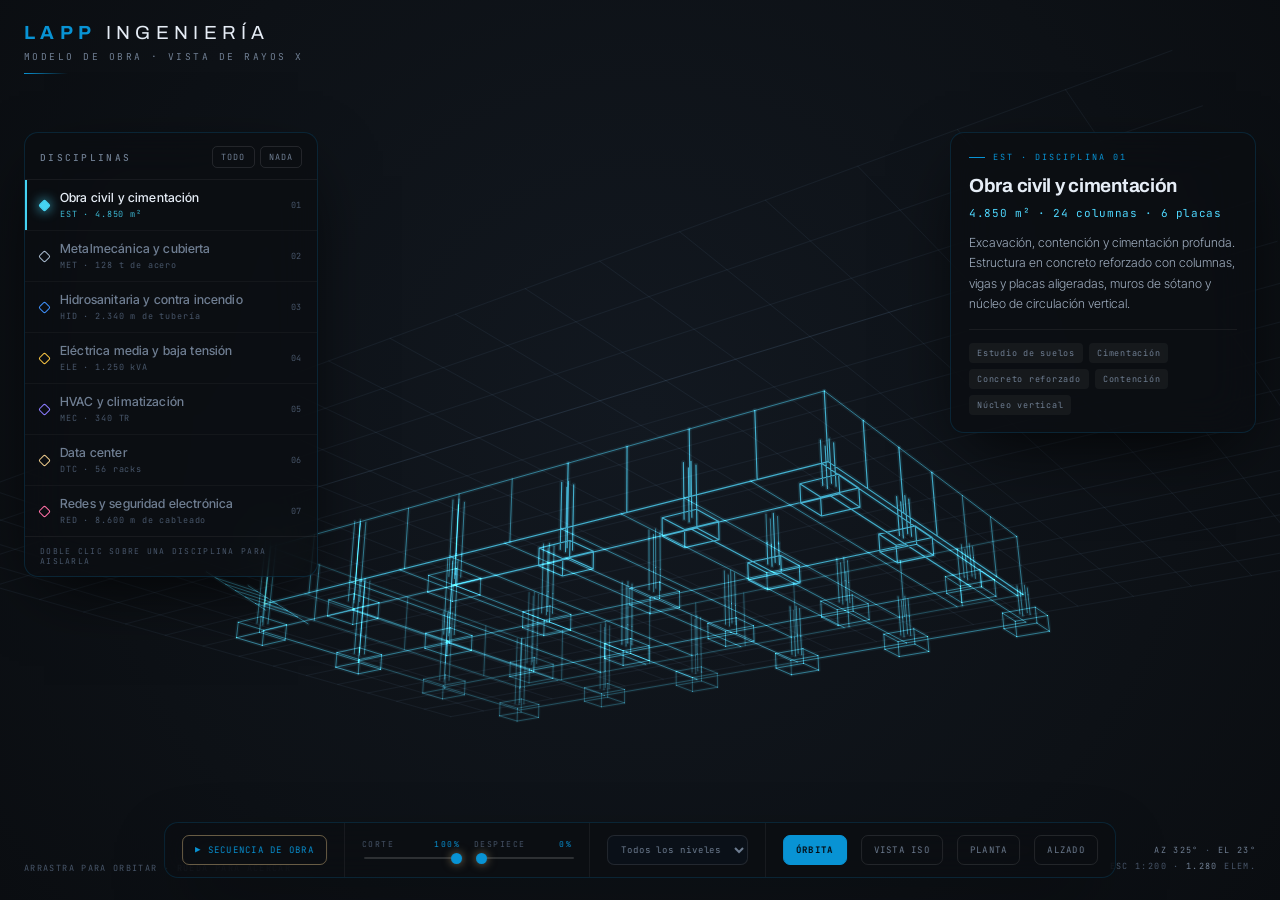
<file: assets/modelo-obra.html>
<!DOCTYPE html>
<html lang="es">
<head>
<meta charset="utf-8">
<meta name="viewport" content="width=device-width,initial-scale=1,maximum-scale=1,user-scalable=no">
<title>LAPP Ingeniería · Modelo interactivo de obra</title>
<link rel="preconnect" href="https://fonts.googleapis.com">
<link rel="preconnect" href="https://fonts.gstatic.com" crossorigin>
<link href="https://fonts.googleapis.com/css2?family=Archivo:wdth,wght@62..125,400..900&family=Inter+Tight:wght@300;400;500;600&family=JetBrains+Mono:wght@300;400;500;700&display=swap" rel="stylesheet">
<style>
/* Paleta alineada con el sitio de LAPP: el acento pasa de dorado al azul de
   marca y el fondo al mismo negro de las secciones oscuras. Los colores por
   disciplina se conservan, porque ahí el color es funcional: sirve para
   distinguir una ingeniería de otra. */
:root{
  --bg:#0B0D0F;
  --bg2:#101418;
  --panel:rgba(11,14,18,.76);
  --panel-b:rgba(8,147,212,.18);
  --gold:#0893D4;      /* acento de marca */
  --gold-d:#0577AE;
  --cy:#4FD8FF;        /* neón del sitio */
  --txt:#E6EDF6;
  --dim:#6F7E92;
  --dim2:#48566A;
  --r:14px;
}
*{box-sizing:border-box;-webkit-tap-highlight-color:transparent}
html,body{height:100%;margin:0;overflow:hidden;background:var(--bg);color:var(--txt);
  font-family:'Inter Tight',system-ui,sans-serif;overscroll-behavior:none}
/* embebido dentro del sitio la marca sobra: ya la lleva la página. Se
   conserva para cuando el modelo se abre por su cuenta. */
body.embed #brand{display:none}
/* Sólo en escritorio: los paneles bajan lo justo para no quedar debajo de la
   barra de navegación del sitio, que flota sobre el iframe cuando el modelo
   llena la pantalla. En móvil el modelo coloca el panel abajo (ver la media
   query de 820px) y forzar un top aquí rompería esa disposición. */
@media (min-width:821px){
  body.embed #disc{top:82px}
  body.embed #info{top:82px}
}
canvas{position:fixed;inset:0;width:100%;height:100%;display:block;touch-action:none}
.mono{font-family:'JetBrains Mono',ui-monospace,monospace}

/* ---------- marca ---------- */
#brand{position:fixed;top:22px;left:24px;z-index:20;pointer-events:none}
#brand .n{font-family:'Archivo',sans-serif;font-size:19px;font-weight:700;letter-spacing:.28em;color:var(--gold)}
#brand .n b{font-weight:400;color:var(--txt);letter-spacing:.28em}
#brand .s{margin-top:7px;font-size:9.5px;letter-spacing:.26em;color:var(--dim);text-transform:uppercase;
  font-family:'JetBrains Mono',monospace}
#brand .rule{width:44px;height:1px;background:linear-gradient(90deg,var(--gold),transparent);margin-top:10px}

/* ---------- panel disciplinas ---------- */
#disc{position:fixed;left:24px;top:132px;width:294px;z-index:20;
  background:var(--panel);backdrop-filter:blur(22px);-webkit-backdrop-filter:blur(22px);
  border:1px solid var(--panel-b);border-radius:var(--r);overflow:hidden;
  box-shadow:0 24px 70px -20px rgba(0,0,0,.9)}
.phead{display:flex;justify-content:space-between;align-items:center;padding:13px 15px 11px;
  border-bottom:1px solid rgba(255,255,255,.055)}
.phead h2{margin:0;font-size:9.5px;letter-spacing:.24em;color:var(--dim);text-transform:uppercase;
  font-family:'JetBrains Mono',monospace;font-weight:500}
.mini{display:flex;gap:5px}
.mini button{font-family:'JetBrains Mono',monospace;font-size:8.5px;letter-spacing:.13em;padding:4px 8px;
  border-radius:5px;border:1px solid rgba(255,255,255,.1);background:transparent;color:var(--dim);cursor:pointer;
  transition:.16s}
.mini button:hover{color:var(--gold);border-color:rgba(233,200,138,.4)}

.row{display:flex;align-items:center;gap:11px;padding:10px 15px;cursor:pointer;position:relative;
  border-bottom:1px solid rgba(255,255,255,.035);transition:background .16s}
.row:last-child{border-bottom:0}
.row:hover{background:rgba(255,255,255,.032)}
.row .bar{position:absolute;left:0;top:0;bottom:0;width:2px;background:var(--c);opacity:0;transition:opacity .2s}
.row.on .bar{opacity:1}
.row .dot{width:9px;height:9px;flex:0 0 9px;border-radius:2px;border:1.5px solid var(--c);
  background:transparent;transition:.22s;transform:rotate(45deg)}
.row.on .dot{background:var(--c);box-shadow:0 0 12px var(--c)}
.row .tx{flex:1;min-width:0}
/* display:block en ambos: son <span> y sin esto el titulo y el subtitulo
   quedaban pegados en la misma linea, y el margin-top del subtitulo no
   surtia efecto */
.row .tt{display:block;font-size:12.5px;font-weight:500;letter-spacing:.012em;color:var(--dim);transition:.2s;
  white-space:nowrap;overflow:hidden;text-overflow:ellipsis}
.row.on .tt{color:var(--txt)}
.row .st{display:block;font-family:'JetBrains Mono',monospace;font-size:8.5px;letter-spacing:.1em;color:var(--dim2);margin-top:3px;
  white-space:nowrap;overflow:hidden;text-overflow:ellipsis}
.row.on .st{color:var(--c);opacity:.85}
.row .k{font-family:'JetBrains Mono',monospace;font-size:8.5px;color:var(--dim2);letter-spacing:.08em}
.pfoot{padding:9px 15px 10px;border-top:1px solid rgba(255,255,255,.055);font-size:8px;
  letter-spacing:.16em;color:var(--dim2);text-transform:uppercase}

/* ---------- panel detalle ---------- */
#info{position:fixed;right:24px;top:132px;width:306px;z-index:20;
  background:var(--panel);backdrop-filter:blur(22px);-webkit-backdrop-filter:blur(22px);
  border:1px solid var(--panel-b);border-radius:var(--r);padding:18px 18px 17px;
  box-shadow:0 24px 70px -20px rgba(0,0,0,.9)}
#info .eyebrow{font-family:'JetBrains Mono',monospace;font-size:8.5px;letter-spacing:.24em;
  color:var(--gold);text-transform:uppercase;display:flex;align-items:center;gap:8px}
#info .eyebrow i{width:16px;height:1px;background:var(--gold);display:block;font-style:normal}
#info h3{margin:11px 0 0;font-family:'Archivo',sans-serif;font-size:19px;font-weight:700;line-height:1.22;letter-spacing:-.015em}
#info .metric{font-family:'JetBrains Mono',monospace;font-size:11px;color:var(--cy);margin-top:9px;letter-spacing:.06em}
#info p{margin:13px 0 0;font-size:12.5px;line-height:1.62;color:#9FADBF;font-weight:300}
#info .tags{margin-top:15px;padding-top:13px;border-top:1px solid rgba(255,255,255,.06);
  display:flex;flex-wrap:wrap;gap:6px}
#info .tags span{font-family:'JetBrains Mono',monospace;font-size:8.5px;letter-spacing:.09em;
  padding:4px 8px;border-radius:4px;background:rgba(255,255,255,.045);color:var(--dim);white-space:nowrap}

/* ---------- consola inferior ---------- */
#deck{position:fixed;left:50%;bottom:22px;transform:translateX(-50%);z-index:20;
  background:var(--panel);backdrop-filter:blur(22px);-webkit-backdrop-filter:blur(22px);
  border:1px solid var(--panel-b);border-radius:var(--r);display:flex;align-items:stretch;
  box-shadow:0 24px 70px -20px rgba(0,0,0,.9);max-width:calc(100vw - 44px)}
.grp{display:flex;align-items:center;gap:14px;padding:12px 17px;border-right:1px solid rgba(255,255,255,.06)}
.grp:last-child{border-right:0}
.sl{display:flex;flex-direction:column;gap:6px;min-width:98px}
.sl label{font-family:'JetBrains Mono',monospace;font-size:8px;letter-spacing:.18em;color:var(--dim2);
  text-transform:uppercase;display:flex;justify-content:space-between}
.sl label b{color:var(--gold);font-weight:400}
input[type=range]{-webkit-appearance:none;appearance:none;width:100%;height:2px;background:rgba(255,255,255,.14);
  border-radius:2px;outline:none;cursor:pointer}
input[type=range]::-webkit-slider-thumb{-webkit-appearance:none;width:11px;height:11px;border-radius:50%;
  background:var(--gold);cursor:pointer;box-shadow:0 0 10px rgba(233,200,138,.55)}
input[type=range]::-moz-range-thumb{width:11px;height:11px;border:0;border-radius:50%;background:var(--gold);
  box-shadow:0 0 10px rgba(233,200,138,.55)}
.btn{font-family:'JetBrains Mono',monospace;font-size:9px;letter-spacing:.14em;padding:8px 12px;border-radius:7px;
  border:1px solid rgba(255,255,255,.1);background:transparent;color:var(--dim);cursor:pointer;transition:.16s;
  white-space:nowrap;text-transform:uppercase}
.btn:hover{color:var(--txt);border-color:rgba(255,255,255,.28)}
.btn.act{color:#06090F;background:var(--gold);border-color:var(--gold);font-weight:700}
.btn.play{color:var(--gold);border-color:rgba(233,200,138,.42)}
.btn.play:hover{background:rgba(233,200,138,.1)}
select{font-family:'JetBrains Mono',monospace;font-size:9px;letter-spacing:.1em;padding:7px 9px;border-radius:7px;
  border:1px solid rgba(255,255,255,.1);background:#0A1018;color:var(--dim);cursor:pointer;outline:none}

/* ---------- rótulos 3D ---------- */
#tags{position:fixed;inset:0;z-index:15;pointer-events:none}
.tag{position:absolute;transform:translate(0,-50%);white-space:nowrap;opacity:0;transition:opacity .45s;
  font-family:'JetBrains Mono',monospace;font-size:8.5px;letter-spacing:.15em;padding-left:26px}
.tag::before{content:'';position:absolute;left:0;top:50%;width:20px;height:1px;background:currentColor;opacity:.55}
.tag::after{content:'';position:absolute;left:0;top:50%;width:4px;height:4px;margin-top:-2px;margin-left:-2px;
  border-radius:50%;background:currentColor;box-shadow:0 0 8px currentColor}
.tag.vis{opacity:.92}

/* ---------- fase / secuencia ---------- */
#phase{position:fixed;left:50%;bottom:112px;transform:translateX(-50%);z-index:19;text-align:center;
  opacity:0;transition:opacity .5s;pointer-events:none;width:min(560px,86vw)}
#phase.vis{opacity:1}
#phase .p{font-family:'JetBrains Mono',monospace;font-size:9px;letter-spacing:.3em;color:var(--gold)}
#phase .d{margin-top:8px;font-size:14.5px;font-weight:300;color:#C6D2E0;letter-spacing:.01em}
#phase .track{margin:14px auto 0;width:180px;height:1px;background:rgba(255,255,255,.13)}
#phase .track i{display:block;height:100%;background:var(--gold);width:0%}

/* ---------- hud ---------- */
#hud{position:fixed;right:24px;bottom:26px;z-index:18;text-align:right;pointer-events:none;
  font-family:'JetBrains Mono',monospace;font-size:8.5px;letter-spacing:.16em;color:var(--dim2);line-height:1.9}
#hud b{color:var(--dim);font-weight:400}
#hint{position:fixed;left:24px;bottom:26px;z-index:18;pointer-events:none;
  font-family:'JetBrains Mono',monospace;font-size:8.5px;letter-spacing:.16em;color:var(--dim2)}

/* ---------- carga ---------- */
#boot{position:fixed;inset:0;z-index:60;background:var(--bg);display:flex;align-items:center;justify-content:center;
  flex-direction:column;gap:18px;transition:opacity .7s}
#boot.off{opacity:0;pointer-events:none}
#boot .t{font-family:'JetBrains Mono',monospace;font-size:9px;letter-spacing:.34em;color:var(--dim)}
#boot .b{width:170px;height:1px;background:rgba(255,255,255,.12)}
#boot .b i{display:block;height:100%;background:var(--gold);width:0%;transition:width .3s}

@media (max-width:1180px){
  #info{display:none}
  #disc{width:238px}
}
@media (max-width:820px){
  #brand{top:14px;left:16px}
  #brand .n{font-size:15px}
  #disc{left:12px;right:12px;top:auto;bottom:150px;width:auto;max-height:none}
  #disc .rows{display:flex;overflow-x:auto;scrollbar-width:none}
  #disc .rows::-webkit-scrollbar{display:none}
  #disc .row{flex:0 0 auto;border-bottom:0;border-right:1px solid rgba(255,255,255,.04);padding:9px 13px}
  #disc .row .st,#disc .row .k{display:none}
  #disc .row .tt{font-size:11px;max-width:130px}
  .pfoot{display:none}
  #deck{left:12px;right:12px;bottom:12px;transform:none;overflow-x:auto;scrollbar-width:none}
  #deck::-webkit-scrollbar{display:none}
  .grp{padding:10px 13px;gap:11px}
  #hud,#hint{display:none}
  #phase{bottom:236px}
  .tag{font-size:7.5px}
}
@media (prefers-reduced-motion:reduce){*{transition:none!important}}
</style>
</head>
<body>

<canvas id="cv"></canvas>
<div id="tags"></div>

<div id="brand">
  <div class="n">LAPP<b> INGENIERÍA</b></div>
  <div class="s">Modelo de obra · vista de rayos X</div>
  <div class="rule"></div>
</div>

<div id="disc">
  <div class="phead">
    <h2>Disciplinas</h2>
    <div class="mini">
      <button id="bAll">TODO</button>
      <button id="bNone">NADA</button>
    </div>
  </div>
  <div class="rows" id="rows"></div>
  <div class="pfoot mono">Doble clic sobre una disciplina para aislarla</div>
</div>

<div id="info">
  <div class="eyebrow"><i></i><span id="iEye">MODELO COMPLETO</span></div>
  <h3 id="iTit">Una obra, siete ingenierías</h3>
  <div class="metric mono" id="iMet">4.850 m² · 6 niveles · 1 sala técnica</div>
  <p id="iTxt">Enciende una disciplina para ver cómo se traza sobre el mismo edificio. Cada capa se dibuja en el orden real de construcción, desde la cimentación hasta la puesta en marcha.</p>
  <div class="tags" id="iTags"></div>
</div>

<div id="phase">
  <div class="p" id="phP">FASE 01</div>
  <div class="d" id="phD"></div>
  <div class="track"><i id="phBar"></i></div>
</div>

<div id="deck">
  <div class="grp">
    <button class="btn play" id="bSeq">▶ Secuencia de obra</button>
  </div>
  <div class="grp">
    <div class="sl">
      <label>Corte <b id="vCut">100%</b></label>
      <input type="range" id="sCut" min="0" max="100" value="100">
    </div>
    <div class="sl">
      <label>Despiece <b id="vExp">0%</b></label>
      <input type="range" id="sExp" min="0" max="100" value="0">
    </div>
  </div>
  <div class="grp">
    <select id="selLv">
      <option value="-1">Todos los niveles</option>
    </select>
  </div>
  <div class="grp">
    <button class="btn act" id="bRot">Órbita</button>
    <button class="btn" id="bIso">Vista iso</button>
    <button class="btn" id="bPlan">Planta</button>
    <button class="btn" id="bElev">Alzado</button>
  </div>
</div>

<div id="hud">
  <div><b id="hAz">AZ 000°</b> · <b id="hEl">EL 00°</b></div>
  <div>ESC 1:200 · <b id="hSeg">0</b> ELEM.</div>
</div>
<div id="hint">ARRASTRA PARA ORBITAR · RUEDA PARA ACERCAR</div>

<div id="boot"><div class="t">GENERANDO MODELO</div><div class="b"><i id="bootBar"></i></div></div>

<script>
"use strict";
/* ═══════════════════════════════════════════════════════════
   LAPP INGENIERÍA · Modelo de obra en rayos X
   Motor 3D wireframe propio sobre Canvas 2D. Sin dependencias.
   ═══════════════════════════════════════════════════════════ */

/* con ?embed=1 se oculta la marca, porque la página que lo incrusta ya la
   muestra; abierto por su cuenta el modelo sigue completo */
if(location.search.indexOf('embed')>=0) document.body.classList.add('embed');

/* ---------- utilidades vectoriales ---------- */
const sub=(a,b)=>[a[0]-b[0],a[1]-b[1],a[2]-b[2]];
const len3=v=>Math.hypot(v[0],v[1],v[2]);
const lerp3=(a,b,t)=>[a[0]+(b[0]-a[0])*t,a[1]+(b[1]-a[1])*t,a[2]+(b[2]-a[2])*t];
const clamp=(v,a,b)=>v<a?a:v>b?b:v;

/* ---------- malla estructural del edificio ---------- */
const GX=[-22,-13.2,-4.4,4.4,13.2,22];        // ejes en X
const GZ=[-14,-4.6667,4.6667,14];             // ejes en Z
const LVY=[-4.2,0,4.2,8.4,12.6,16.8];         // cotas de placa
const LVN=['Sótano','Nivel 1','Nivel 2','Nivel 3','Nivel 4','Cubierta'];
const FND=-5.6;                                // cota de cimentación
const X0=-22,X1=22,Z0=-14,Z1=14;
const DCY=LVY[2];                              // el data center vive en Nivel 2

/* ---------- constructores de geometría ---------- */
function S(L,a,b,o){
  L.s.push([a[0],a[1],a[2],b[0],b[1],b[2],(o&&o.lv)|0,(o&&o.f)?1:0]);
}
function box(L,x0,y0,z0,x1,y1,z1,o){
  const p=[[x0,y0,z0],[x1,y0,z0],[x1,y0,z1],[x0,y0,z1],
           [x0,y1,z0],[x1,y1,z0],[x1,y1,z1],[x0,y1,z1]];
  const e=[[0,1],[1,2],[2,3],[3,0],[4,5],[5,6],[6,7],[7,4],[0,4],[1,5],[2,6],[3,7]];
  for(const [i,j] of e) S(L,p[i],p[j],o);
}
function rectY(L,x0,z0,x1,z1,y,o){
  S(L,[x0,y,z0],[x1,y,z0],o); S(L,[x1,y,z0],[x1,y,z1],o);
  S(L,[x1,y,z1],[x0,y,z1],o); S(L,[x0,y,z1],[x0,y,z0],o);
}
function circY(L,cx,cy,cz,r,n,o){
  let pv=[cx+r,cy,cz];
  for(let i=1;i<=n;i++){const a=i/n*Math.PI*2;const p=[cx+Math.cos(a)*r,cy,cz+Math.sin(a)*r];S(L,pv,p,o);pv=p;}
}
function strip(L,pts,o){ for(let i=0;i<pts.length-1;i++) S(L,pts[i],pts[i+1],o); }
/* bandeja portacables / escalerilla */
function tray(L,a,b,w,o){
  const d=sub(b,a), l=len3(d)||1; let per;
  if(Math.abs(d[1])>0.9*l) per=[w/2,0,0];
  else{const h=Math.hypot(d[0],d[2])||1;per=[-d[2]/h*w/2,0,d[0]/h*w/2];}
  const a1=[a[0]-per[0],a[1],a[2]-per[2]],a2=[a[0]+per[0],a[1],a[2]+per[2]];
  const b1=[b[0]-per[0],b[1],b[2]-per[2]],b2=[b[0]+per[0],b[1],b[2]+per[2]];
  S(L,a1,b1,{lv:o&&o.lv,f:1}); S(L,a2,b2,{lv:o&&o.lv,f:1});
  const n=Math.max(1,Math.round(l/1.9));
  for(let i=0;i<=n;i++){const t=i/n;S(L,lerp3(a1,b1,t),lerp3(a2,b2,t),o);}
}
/* ducto rectangular con bridas */
function duct(L,a,b,w,h,o){
  const d=sub(b,a), l=len3(d)||1; let u,v;
  if(Math.abs(d[1])>0.9*l){u=[w/2,0,0];v=[0,0,h/2];}
  else{const hh=Math.hypot(d[0],d[2])||1;u=[-d[2]/hh*w/2,0,d[0]/hh*w/2];v=[0,h/2,0];}
  const sg=[[1,1],[1,-1],[-1,-1],[-1,1]];
  const cA=sg.map(([su,sv])=>[a[0]+u[0]*su+v[0]*sv,a[1]+u[1]*su+v[1]*sv,a[2]+u[2]*su+v[2]*sv]);
  const cB=sg.map(([su,sv])=>[b[0]+u[0]*su+v[0]*sv,b[1]+u[1]*su+v[1]*sv,b[2]+u[2]*su+v[2]*sv]);
  for(let i=0;i<4;i++) S(L,cA[i],cB[i],{lv:o&&o.lv,f:1});
  const n=Math.max(1,Math.round(l/3.2));
  for(let k=0;k<=n;k++){const t=k/n;const r=cA.map((c,i)=>lerp3(c,cB[i],t));
    for(let i=0;i<4;i++) S(L,r[i],r[(i+1)%4],o);}
}
/* tubería con soportes */
function pipe(L,pts,o){
  for(let i=0;i<pts.length-1;i++){
    S(L,pts[i],pts[i+1],{lv:o&&o.lv,f:1});
    const d=sub(pts[i+1],pts[i]),l=len3(d);
    const n=Math.floor(l/4);
    for(let k=1;k<=n;k++){
      const p=lerp3(pts[i],pts[i+1],k/(n+1));
      if(Math.abs(d[1])>0.8*l) S(L,[p[0]-.35,p[1],p[2]],[p[0]+.35,p[1],p[2]],o);
      else S(L,[p[0],p[1]-.35,p[2]],[p[0],p[1]+.35,p[2]],o);
    }
  }
}
function mark(L,p,r,o){ // rombo (rociador, detector, difusor)
  S(L,[p[0]-r,p[1],p[2]],[p[0],p[1],p[2]-r],o); S(L,[p[0],p[1],p[2]-r],[p[0]+r,p[1],p[2]],o);
  S(L,[p[0]+r,p[1],p[2]],[p[0],p[1],p[2]+r],o); S(L,[p[0],p[1],p[2]+r],[p[0]-r,p[1],p[2]],o);
}

/* ═══════════ 01 · OBRA CIVIL ═══════════ */
function civil(L){
  // dados de cimentación + vigas de amarre
  for(const x of GX) for(const z of GZ) box(L,x-1.15,FND-1.1,z-1.15,x+1.15,FND,z+1.15,{lv:0});
  for(let i=0;i<GX.length-1;i++) for(const z of GZ) S(L,[GX[i],FND-.55,z],[GX[i+1],FND-.55,z],{lv:0});
  for(let j=0;j<GZ.length-1;j++) for(const x of GX) S(L,[x,FND-.55,GZ[j]],[x,FND-.55,GZ[j+1]],{lv:0});
  // losa de contrapiso y muros de contención
  rectY(L,X0,Z0,X1,Z1,LVY[0],{lv:0});
  for(let x=X0+4;x<X1;x+=4.4) S(L,[x,LVY[0],Z0],[x,LVY[0],Z1],{lv:0});
  rectY(L,X0,Z0,X1,Z1,LVY[1],{lv:0});
  for(let x=X0;x<=X1;x+=4.4){S(L,[x,LVY[0],Z0],[x,LVY[1],Z0],{lv:0});S(L,[x,LVY[0],Z1],[x,LVY[1],Z1],{lv:0});}
  for(let z=Z0;z<=Z1;z+=4.667){S(L,[X0,LVY[0],z],[X0,LVY[1],z],{lv:0});S(L,[X1,LVY[0],z],[X1,LVY[1],z],{lv:0});}
  // rampa vehicular
  strip(L,[[-30,LVY[1],-9],[-23,LVY[0],-9]],{lv:0});
  strip(L,[[-30,LVY[1],-13],[-23,LVY[0],-13]],{lv:0});
  for(let k=1;k<6;k++){const t=k/6;
    S(L,lerp3([-30,LVY[1],-9],[-23,LVY[0],-9],t),lerp3([-30,LVY[1],-13],[-23,LVY[0],-13],t),{lv:0});}
  // columnas piso a piso
  const ys=[FND,...LVY];
  for(let s=0;s<ys.length-1;s++){
    const lv=clamp(s-1,0,5);
    for(const x of GX) for(const z of GZ)
      for(const [dx,dz] of [[-.26,-.26],[.26,-.26],[.26,.26],[-.26,.26]])
        S(L,[x+dx,ys[s],z+dz],[x+dx,ys[s+1],z+dz],{lv});
  }
  // vigas + placas
  for(let li=1;li<LVY.length;li++){
    const y=LVY[li];
    for(let i=0;i<GX.length-1;i++) for(const z of GZ) S(L,[GX[i],y-.35,z],[GX[i+1],y-.35,z],{lv:li});
    for(let j=0;j<GZ.length-1;j++) for(const x of GX) S(L,[x,y-.35,GZ[j]],[x,y-.35,GZ[j+1]],{lv:li});
    rectY(L,X0,Z0,X1,Z1,y,{lv:li}); rectY(L,X0,Z0,X1,Z1,y-.32,{lv:li});
    for(const [cx,cz] of [[X0,Z0],[X1,Z0],[X1,Z1],[X0,Z1]]) S(L,[cx,y-.32,cz],[cx,y,cz],{lv:li});
    for(let z=Z0+4.667;z<Z1;z+=4.667) S(L,[X0,y,z],[X1,y,z],{lv:li});
  }
  // núcleo de circulación
  for(let li=0;li<LVY.length;li++) rectY(L,13.2,-4.6667,22,4.6667,LVY[li],{lv:li});
  for(const [x,z] of [[13.2,-4.6667],[22,-4.6667],[22,4.6667],[13.2,4.6667]])
    for(let li=0;li<LVY.length-1;li++) S(L,[x,LVY[li],z],[x,LVY[li+1],z],{lv:li});
}

/* ═══════════ 02 · METALMECÁNICA ═══════════ */
function metal(L){
  const yb=17.2, yt=19.7, lv=5;
  // cerchas de cubierta
  for(const z of GZ){
    const n=10, x0=X0, x1=X1;
    for(let i=0;i<n;i++){
      const xa=x0+(x1-x0)*i/n, xb=x0+(x1-x0)*(i+1)/n;
      S(L,[xa,yb,z],[xb,yb,z],{lv}); S(L,[xa,yt,z],[xb,yt,z],{lv});
      S(L,[xa,yb,z],[xa,yt,z],{lv});
      S(L,[xa,(i%2?yt:yb),z],[xb,(i%2?yb:yt),z],{lv});
    }
    S(L,[x1,yb,z],[x1,yt,z],{lv});
  }
  // correas
  for(let x=X0;x<=X1;x+=2.2) S(L,[x,yt,Z0],[x,yt,Z1],{lv});
  // arriostramientos
  for(let j=0;j<GZ.length-1;j++)
    for(let i=0;i<4;i++){const xa=X0+i*11,xb=xa+11;
      S(L,[xa,yb,GZ[j]],[xb,yb,GZ[j+1]],{lv});S(L,[xa,yb,GZ[j+1]],[xb,yb,GZ[j]],{lv});}
  // fachada modular
  for(let x=X0;x<=X1;x+=2.2){S(L,[x,LVY[1],Z0],[x,LVY[5],Z0],{lv:1});S(L,[x,LVY[1],Z1],[x,LVY[5],Z1],{lv:1});}
  for(let z=Z0;z<=Z1;z+=2.333){S(L,[X0,LVY[1],z],[X0,LVY[5],z],{lv:1});S(L,[X1,LVY[1],z],[X1,LVY[5],z],{lv:1});}
  for(let li=1;li<LVY.length;li++){rectY(L,X0,Z0,X1,Z1,LVY[li]-2.1,{lv:li});}
  // escaleras metálicas en el núcleo
  for(let li=0;li<LVY.length-1;li++){
    const y0=LVY[li],y1=LVY[li+1],zA=-3.4,zB=3.4;
    for(const [za,zb,xo] of [[zA,zB,15.4],[zB,zA,19.6]]){
      const a=[xo,y0,za],b=[xo,y0+(y1-y0)/2,zb];
      S(L,[a[0]-.7,a[1],a[2]],[b[0]-.7,b[1],b[2]],{lv:li});
      S(L,[a[0]+.7,a[1],a[2]],[b[0]+.7,b[1],b[2]],{lv:li});
      for(let k=1;k<8;k++){const t=k/8;const p=lerp3(a,b,t);
        S(L,[p[0]-.7,p[1],p[2]],[p[0]+.7,p[1],p[2]],{lv:li});}
    }
  }
  // barandas y plataformas de cubierta
  rectY(L,X0,Z0,X1,Z1,LVY[5]+1.1,{lv:5});
  for(let x=X0;x<=X1;x+=3.6){S(L,[x,LVY[5],Z0],[x,LVY[5]+1.1,Z0],{lv:5});S(L,[x,LVY[5],Z1],[x,LVY[5]+1.1,Z1],{lv:5});}
  for(let z=Z0;z<=Z1;z+=3.5){S(L,[X0,LVY[5],z],[X0,LVY[5]+1.1,z],{lv:5});S(L,[X1,LVY[5],z],[X1,LVY[5]+1.1,z],{lv:5});}
  for(const x of [-16,-7,2]) box(L,x-2.6,LVY[5],-12.4,x+2.6,LVY[5]+.4,-7.4,{lv:5});
}

/* ═══════════ 03 · HIDROSANITARIA + RCI ═══════════ */
function hidro(L){
  // tanque de reserva
  circY(L,16,LVY[5]+.6,9,3,20,{lv:5}); circY(L,16,LVY[5]+4.4,9,3,20,{lv:5});
  for(let i=0;i<8;i++){const a=i/8*Math.PI*2;
    S(L,[16+Math.cos(a)*3,LVY[5]+.6,9+Math.sin(a)*3],[16+Math.cos(a)*3,LVY[5]+4.4,9+Math.sin(a)*3],{lv:5});}
  // bajantes y montantes
  for(const [x,z] of [[-18,-11],[-18,11],[18,-11],[18,11]])
    pipe(L,[[x,LVY[5]+.8,z],[x,LVY[0]-.6,z]],{lv:0});
  pipe(L,[[16,LVY[5]+.6,9],[16,LVY[5]-.6,9],[18,LVY[5]-.6,11],[18,LVY[0],11]],{lv:5});
  // equipo de bombeo en sótano
  for(let i=0;i<3;i++) box(L,-21+i*2.4,LVY[0],-12.5,-19.4+i*2.4,LVY[0]+1.6,-10.2,{lv:0});
  pipe(L,[[-21,LVY[0]+1.9,-11.3],[-14,LVY[0]+1.9,-11.3],[-14,LVY[0]+1.9,-4],[-18,LVY[0]+1.9,-4]],{lv:0});
  // red contra incendio por nivel
  for(let li=1;li<5;li++){
    const y=LVY[li]+3.3;
    pipe(L,[[-19,y,-11],[19,y,-11],[19,y,11],[-19,y,11],[-19,y,-11]],{lv:li});
    for(let x=-16;x<=17;x+=6.6) for(const z of [-8,0,8]){
      S(L,[x,y,z],[x,y-.5,z],{lv:li}); mark(L,[x,y-.6,z],.42,{lv:li});
    }
    for(const z of [-8,0,8]) S(L,[-19,y,z<0?-11:11],[-19,y,z],{lv:li});
    pipe(L,[[-19,y,-8],[19,y,-8]],{lv:li}); pipe(L,[[-19,y,8],[19,y,8]],{lv:li});
  }
  // red sanitaria en sótano
  pipe(L,[[-18,LVY[0]-.6,-11],[-18,LVY[0]-.6,11],[18,LVY[0]-.9,11]],{lv:0});
  for(const x of [-8,2,12]) pipe(L,[[x,LVY[0]-.7,11],[x,LVY[0]-.7,-6]],{lv:0});
}

/* ═══════════ 04 · ELÉCTRICA MT/BT ═══════════ */
function elec(L){
  // acometida y subestación
  pipe(L,[[-34,LVY[1]+3,11],[-26,LVY[1]+3,11],[-26,LVY[0]+2,11],[-21,LVY[0]+2,11]],{lv:0});
  S(L,[-34,LVY[1]+3,11],[-34,LVY[1]-1,11],{lv:0});
  for(let i=0;i<3;i++) box(L,-21+i*2.2,LVY[0],8.6,-19.4+i*2.2,LVY[0]+2.3,10.6,{lv:0});
  box(L,-14.6,LVY[0],8.6,-11,LVY[0]+2.6,12.4,{lv:0});
  box(L,-19,LVY[0],11.4,-15.4,LVY[0]+2.6,13.4,{lv:0});
  // planta de emergencia
  box(L,-21,LVY[0],-13,-14.6,LVY[0]+2.8,-8.6,{lv:0});
  duct(L,[-17.8,LVY[0]+2.8,-10.8],[-17.8,LVY[1]+.4,-10.8],1.3,1.3,{lv:0});
  // montante principal + bandejas por nivel
  tray(L,[16,LVY[0],-1],[16,LVY[5],-1],1.1,{lv:0});
  for(let li=1;li<6;li++){
    const y=LVY[li]-.9;
    tray(L,[-20.5,y,-1],[15.4,y,-1],1.1,{lv:li});
    for(const x of [-16,-6,4,12]) tray(L,[x,y,-1],[x,y,-11.5],.75,{lv:li});
    for(const x of [-11,1,10]) tray(L,[x,y,-1],[x,y,11.5],.75,{lv:li});
    for(const [x,z] of [[-20.4,-2.6],[-2,-12],[13,11]]) box(L,x-.9,y-2.6,z-.2,x+.9,y-.6,z+.2,{lv:li});
    for(let x=-18;x<=16;x+=6.8) for(const z of [-9,0,9]){
      S(L,[x-.75,y-.15,z],[x+.75,y-.15,z],{lv:li}); S(L,[x-.75,y-.15,z+.28],[x+.75,y-.15,z+.28],{lv:li});
    }
  }
  // malla de puesta a tierra
  for(let x=X0;x<=X1;x+=8.8) S(L,[x,FND-1.6,Z0],[x,FND-1.6,Z1],{lv:0});
  for(let z=Z0;z<=Z1;z+=7) S(L,[X0,FND-1.6,z],[X1,FND-1.6,z],{lv:0});
}

/* ═══════════ 05 · HVAC ═══════════ */
function hvac(L){
  // chillers en cubierta
  for(const x of [-15,-6,3]){
    box(L,x-3,LVY[5]+.4,-12,x+3,LVY[5]+2.8,-8,{lv:5});
    circY(L,x-1.4,LVY[5]+2.8,-10,1.1,14,{lv:5}); circY(L,x+1.4,LVY[5]+2.8,-10,1.1,14,{lv:5});
  }
  duct(L,[-15,LVY[5]+1.6,-8],[3,LVY[5]+1.6,-8],1.5,1.2,{lv:5});
  // montante vertical
  duct(L,[12,LVY[0],6],[12,LVY[5],6],1.7,1.7,{lv:0});
  pipe(L,[[3,LVY[5]+1.6,-8],[12,LVY[5]+1.6,-8],[12,LVY[5]+1.6,6]],{lv:5});
  for(let li=1;li<6;li++){
    const y=LVY[li]-1.5;
    box(L,8.6,y-1.7,4.2,12.6,y+.9,7.8,{lv:li});          // manejadora
    duct(L,[-20,y,6],[8.6,y,6],1.7,1,{lv:li});
    for(const x of [-17,-10,-3,4]){
      duct(L,[x,y,6],[x,y,-11],1.1,.75,{lv:li});
      for(let z=-9;z<=4;z+=4.4){ mark(L,[x,y-.6,z],.6,{lv:li}); S(L,[x,y-.42,z],[x,y-.6,z],{lv:li}); }
    }
    duct(L,[-20,y-.1,-12.5],[8,y-.1,-12.5],1.4,.9,{lv:li}); // retorno
  }
}

/* ═══════════ 06 · DATA CENTER ═══════════ */
function dc(L){
  const lv=2, y0=DCY, yf=y0+.62, sx0=-21,sx1=3,sz0=-13,sz1=13;
  // envolvente de la sala
  rectY(L,sx0,sz0,sx1,sz1,y0,{lv}); rectY(L,sx0,sz0,sx1,sz1,y0+3.6,{lv});
  for(const [x,z] of [[sx0,sz0],[sx1,sz0],[sx1,sz1],[sx0,sz1]]) S(L,[x,y0,z],[x,y0+3.6,z],{lv});
  for(let x=sx0;x<=sx1;x+=3) {S(L,[x,y0,sz0],[x,y0+3.6,sz0],{lv});S(L,[x,y0,sz1],[x,y0+3.6,sz1],{lv});}
  // piso técnico elevado 600×600
  for(let x=sx0;x<=sx1+.01;x+=1.2) S(L,[x,yf,sz0],[x,yf,sz1],{lv});
  for(let z=sz0;z<=sz1+.01;z+=1.2) S(L,[sx0,yf,z],[sx1,yf,z],{lv});
  for(let x=sx0;x<=sx1;x+=2.4) for(let z=sz0;z<=sz1;z+=2.4) S(L,[x,y0,z],[x,yf,z],{lv});
  // filas de rack — dos pares con pasillo frío contenido
  const rows=[-8.4,-5.4,1.2,4.2];
  for(const rz of rows) for(let i=0;i<14;i++){
    const x=-18.6+i*.78;
    box(L,x,yf,rz-.6,x+.62,yf+2.05,rz+.6,{lv});
    S(L,[x+.08,yf+1.9,rz-.6],[x+.54,yf+1.9,rz-.6],{lv});
    S(L,[x+.08,yf+.2,rz-.6],[x+.54,yf+.2,rz-.6],{lv});
  }
  // contención de pasillo frío (techo + puertas)
  for(const [za,zb] of [[-7.8,-6.0],[1.8,3.6]]){
    const xa=-18.6,xb=-18.6+13*.78+.62, yt=yf+2.55;
    rectY(L,xa,za,xb,zb,yt,{lv});
    for(let x=xa;x<=xb;x+=1.56) S(L,[x,yt,za],[x,yt,zb],{lv});
    for(const x of [xa,xb]){ S(L,[x,yf+2.05,za],[x,yt,za],{lv}); S(L,[x,yf+2.05,zb],[x,yt,zb],{lv});
      S(L,[x,yt,za],[x,yt,zb],{lv}); S(L,[x,yf+2.05,za],[x,yf+2.05,zb],{lv}); }
    // flujo de aire frío
    for(let x=xa+1;x<xb;x+=2.2) S(L,[x,yf+.5,za+.3],[x,yf+.5,zb-.3],{lv,f:1});
  }
  // CRAH perimetrales
  for(const x of [-19,-15.2,-11.4,-7.6,-3.8]){
    box(L,x,yf,10.6,x+2,yf+2.3,11.8,{lv});
    circY(L,x+1,yf+2.3,11.2,.8,14,{lv});
    S(L,[x,yf,10.6],[x+2,yf+2.3,10.6],{lv});
    for(let z=9.4;z>5.2;z-=1.4) S(L,[x+.3,yf-.55,z],[x+1.7,yf-.55,z],{lv,f:1});
  }
  // UPS, baterías y PDU
  box(L,-20.6,yf,-12.4,-18.2,yf+2,-9.4,{lv});
  box(L,-17.6,yf,-12.4,-15.2,yf+2,-9.4,{lv});
  for(let i=0;i<4;i++) box(L,-14.4+i*1.5,yf,-12.4,-13.5+i*1.5,yf+1.9,-11,{lv});
  for(const rz of rows) box(L,-19.6,yf,rz-.6,-18.7,yf+2.05,rz+.6,{lv});
  // bandejas de datos y potencia sobre filas
  for(const rz of rows) tray(L,[-19.6,yf+3.0,rz],[1.2,yf+3.0,rz],.8,{lv});
  tray(L,[-19.6,yf+3.0,-2.2],[1.2,yf+3.0,-2.2],1,{lv});
  // extinción por agente limpio
  for(const x of [1.2,2.2]){ circY(L,x,yf,-12,.4,10,{lv}); circY(L,x,yf+1.7,-12,.4,10,{lv});
    S(L,[x+.4,yf,-12],[x+.4,yf+1.7,-12],{lv}); S(L,[x-.4,yf,-12],[x-.4,yf+1.7,-12],{lv}); }
  pipe(L,[[1.7,yf+3.2,-12],[1.7,yf+3.2,8]],{lv});
  for(let z=-10;z<8;z+=3.6) mark(L,[1.7,yf+3.2,z],.4,{lv});
}

/* ═══════════ 07 · REDES Y SEGURIDAD ═══════════ */
function redes(L){
  // backbone vertical en fibra
  for(const dx of [-.3,.3]) pipe(L,[[15+dx,LVY[0],2],[15+dx,LVY[5],2]],{lv:0});
  // MDF en sala técnica + IDF por nivel
  box(L,2,DCY+.62,6,2.7,DCY+2.67,7.2,{lv:2});
  for(let li=1;li<6;li++){
    const y=LVY[li];
    box(L,14.2,y,1.2,15,y+2.05,2.4,{lv:li});
    // cableado horizontal en estrella
    const src=[14.6,y+2.2,1.8];
    for(let k=0;k<11;k++){
      const ax=-19+ (k%6)*6.6, az=(k<6? -8.5 : 8.5)+((k%2)?1.6:-1.6);
      strip(L,[src,[ax,y+2.2,az]],{lv:li});
      S(L,[ax,y+2.2,az],[ax,y+1.1,az],{lv:li});
    }
    // lazo de detección de incendio
    const dy=y+3.1, pts=[[-18,dy,-10],[16,dy,-10],[16,dy,0],[-18,dy,0],[-18,dy,10],[16,dy,10]];
    strip(L,pts,{lv:li});
    for(let x=-18;x<=16;x+=5.6) for(const z of [-10,0,10]) mark(L,[x,dy,z],.35,{lv:li});
    // CCTV con cono de visión
    for(const [cx,cz,tx,tz] of [[-20.6,-12.6,-13,-5],[20.6,-12.6,13,-5],[20.6,12.6,13,5],[-20.6,12.6,-13,5]]){
      box(L,cx-.3,y+2.6,cz-.3,cx+.3,y+3,cz+.3,{lv:li});
      S(L,[cx,y+2.8,cz],[tx,y+.4,tz-2],{lv:li}); S(L,[cx,y+2.8,cz],[tx,y+.4,tz+2],{lv:li});
      S(L,[tx,y+.4,tz-2],[tx,y+.4,tz+2],{lv:li});
    }
    // control de acceso en el núcleo
    for(const [ax,az] of [[13.2,0],[13.2,3.2]]){ box(L,ax-.15,y+1.1,az-.25,ax+.15,y+1.5,az+.25,{lv:li}); }
  }
}

/* ═══════════ definición de capas ═══════════ */
const LAYERS=[
 {id:'civil',n:'Obra civil y cimentación',code:'EST',rgb:[69,211,242],build:civil,
  m:'4.850 m² · 24 columnas · 6 placas',
  d:'Excavación, contención y cimentación profunda. Estructura en concreto reforzado con columnas, vigas y placas aligeradas, muros de sótano y núcleo de circulación vertical.',
  tags:['Estudio de suelos','Cimentación','Concreto reforzado','Contención','Núcleo vertical']},
 {id:'metal',n:'Metalmecánica y cubierta',code:'MET',rgb:[164,182,201],build:metal,
  m:'128 t de acero · 4 cerchas · 1.230 m²',
  d:'Diseño, fabricación y montaje de cerchas, correas y arriostramientos. Escaleras, barandas, plataformas de equipos y fachada modular anclada a la estructura.',
  tags:['Cerchas','Correas','Fachada modular','Escaleras','Plataformas']},
 {id:'hidro',n:'Hidrosanitaria y contra incendio',code:'HID',rgb:[62,142,247],build:hidro,
  m:'2.340 m de tubería · 72 rociadores',
  d:'Redes de agua potable, aguas residuales y lluvias con tanque de reserva y cuarto de bombeo. Red contra incendio de rociadores bajo criterios NFPA 13.',
  tags:['Agua potable','Sanitaria','Aguas lluvias','NFPA 13','Bombeo']},
 {id:'elec',n:'Eléctrica media y baja tensión',code:'ELE',rgb:[245,194,66],build:elec,
  m:'1.250 kVA · 2 transformadores · 1 planta',
  d:'Subestación con celdas de media tensión, transformadores y planta de emergencia. Tableros, bandejas portacables, canalizaciones, iluminación y malla de puesta a tierra RETIE.',
  tags:['Subestación','RETIE','Bandejas','Planta de emergencia','Iluminación']},
 {id:'hvac',n:'HVAC y climatización',code:'MEC',rgb:[139,123,255],build:hvac,
  m:'340 TR · 3 chillers · 5 manejadoras',
  d:'Producción de agua helada en cubierta, unidades manejadoras por nivel, red de ductos de suministro y retorno, difusores y control automático de temperatura y presurización.',
  tags:['Chillers','Ductería','Difusores','Presurización','Control BMS']},
 {id:'dc',n:'Data center',code:'DTC',rgb:[233,200,138],build:dc,
  m:'56 racks · 420 kW TI · 660 m²',
  d:'Adecuación de sala técnica: piso técnico elevado, filas de rack con contención de pasillo frío, CRAH perimetrales, UPS, PDU, bandejas segregadas y extinción por agente limpio. Bajo lineamientos TIA-942 y Uptime Institute.',
  tags:['TIA-942','Uptime','Piso técnico','Contención','CRAH','UPS/PDU']},
 {id:'redes',n:'Redes y seguridad electrónica',code:'RED',rgb:[255,111,165],build:redes,
  m:'8.600 m de cableado · 4 IDF · 20 cámaras',
  d:'Cableado estructurado certificado, backbone en fibra óptica, cuartos de telecomunicaciones por nivel, CCTV, control de acceso y detección de incendio direccionable.',
  tags:['Cableado estructurado','Fibra óptica','CCTV','Control de acceso','Detección']}
];

/* ---------- construir geometría ---------- */
let TOTAL=0;
for(const L of LAYERS){ L.s=[]; L.build(L); L.p=0; L.t=0; L.on=false; TOTAL+=L.s.length; }

/* ---------- retícula de implantación (siempre visible) ---------- */
const GRID=[];
(function(){
  for(let x=-46;x<=46;x+=4.4) GRID.push([x,0,-32,x,0,32]);
  for(let z=-32;z<=32;z+=4) GRID.push([-46,0,z,46,0,z]);
  GRID.push([-30,0,-20,30,0,-20]);
})();

/* ---------- rótulos ancla ---------- */
const TAGS=[
 {p:[0,FND-1.2,0],t:'CIMENTACIÓN PROFUNDA',l:'civil'},
 {p:[0,19.9,4],t:'CUBIERTA METÁLICA',l:'metal'},
 {p:[16,21.6,9],t:'TANQUE DE RESERVA · RCI',l:'hidro'},
 {p:[-17.5,-2.6,11],t:'SUBESTACIÓN 1.250 kVA',l:'elec'},
 {p:[-17.5,-2.6,-10.8],t:'PLANTA DE EMERGENCIA',l:'elec'},
 {p:[-6,20.0,-10],t:'CHILLERS · 340 TR',l:'hvac'},
 {p:[-9,8.4,-6.9],t:'SALA TÉCNICA · 56 RACKS',l:'dc'},
 {p:[-19.4,7.0,-11],t:'UPS + BANCO DE BATERÍAS',l:'dc'},
 {p:[15,11.5,2],t:'BACKBONE EN FIBRA',l:'redes'}
];

/* ═══════════ motor de render ═══════════ */
const cv=document.getElementById('cv'), ctx=cv.getContext('2d',{alpha:false});
let W=0,H=0,dpr=1,cxp=0,cyp=0,focal=900;
let az=-0.72, el=0.40, dist=104;
const tgt=[0,5.6,0];
let autoRot=true, explode=0, cutY=26, levelFilter=-1;

function resize(){
  dpr=Math.min(window.devicePixelRatio||1,2);
  W=window.innerWidth; H=window.innerHeight;
  cv.width=W*dpr; cv.height=H*dpr; cv.style.width=W+'px'; cv.style.height=H+'px';
  cxp = W>1180 ? W*0.5 : (W>820 ? W*0.5+52 : W*0.5);
  cyp=H*0.52; focal=Math.min(W,H)*1.62;
  if(W<820){ dist=132; cyp=H*0.42; }
}
resize(); window.addEventListener('resize',resize);

let ca=1,sa=0,ce=1,se=0;
function updCam(){ ca=Math.cos(az); sa=Math.sin(az); ce=Math.cos(el); se=Math.sin(el); }

const PA={x:0,y:0,z:0}, PB={x:0,y:0,z:0};
function proj(x,y,z,out){
  x-=tgt[0]; y-=tgt[1]; z-=tgt[2];
  const x1=x*ca - z*sa, z1=x*sa + z*ca;
  const y1=y*ce - z1*se, z2=y*se + z1*ce;
  const zc=z2+dist;
  if(zc<6) return null;
  const f=focal/zc;
  out.x=cxp+x1*f; out.y=cyp-y1*f; out.z=zc;
  return out;
}

const NB=7;
const bucket=[]; for(let i=0;i<NB;i++) bucket.push(new Path2D());

function drawLayer(L,time){
  for(let i=0;i<NB;i++) bucket[i]=new Path2D();
  const flow=new Path2D();
  const arr=L.s, n=arr.length, fr=L.p;
  const near=dist-52, far=dist+62, span=far-near;
  for(let i=0;i<n;i++){
    const o=i/n;
    let tt=(fr-o)*16; if(tt<=0) continue; if(tt>1) tt=1;
    const s=arr[i], lv=s[6];
    if(levelFilter>=0 && lv!==levelFilter) continue;
    const ey=explode*lv*3.4;
    let ax=s[0],ay=s[1]+ey,azz=s[2],bx=s[3],by=s[4]+ey,bz=s[5];
    if(tt<1){ bx=ax+(bx-ax)*tt; by=ay+(by-ay)*tt; bz=azz+(bz-azz)*tt; }
    if(ay>cutY && by>cutY) continue;
    if(by>cutY){ const k=(cutY-ay)/(by-ay); bx=ax+(bx-ax)*k; bz=azz+(bz-azz)*k; by=cutY; }
    else if(ay>cutY){ const k=(cutY-by)/(ay-by); ax=bx+(ax-bx)*k; azz=bz+(azz-bz)*k; ay=cutY; }
    if(!proj(ax,ay,azz,PA)) continue;
    if(!proj(bx,by,bz,PB)) continue;
    let d=((PA.z+PB.z)*0.5-near)/span; d=d<0?0:d>1?1:d;
    const bi=(d*(NB-1))|0;
    bucket[bi].moveTo(PA.x,PA.y); bucket[bi].lineTo(PB.x,PB.y);
    if(s[7]){ flow.moveTo(PA.x,PA.y); flow.lineTo(PB.x,PB.y); }
  }
  const [r,g,b]=L.rgb;
  const em = soloId ? (soloId===L.id?1:0.14) : 1;
  for(let i=0;i<NB;i++){
    const f=1-i/(NB-1);
    const a=(0.09+0.78*f*f)*em;
    ctx.strokeStyle='rgba('+r+','+g+','+b+','+(a*0.15).toFixed(3)+')';
    ctx.lineWidth=1.4+3.6*f; ctx.stroke(bucket[i]);
    ctx.strokeStyle='rgba('+r+','+g+','+b+','+a.toFixed(3)+')';
    ctx.lineWidth=0.45+0.8*f; ctx.stroke(bucket[i]);
  }
  ctx.save();
  ctx.setLineDash([3,13]); ctx.lineDashOffset=-(time*30)%16;
  ctx.strokeStyle='rgba(255,255,255,'+(0.42*em).toFixed(3)+')'; ctx.lineWidth=1.5;
  ctx.stroke(flow); ctx.restore();
}

const gPath=new Path2D();
function drawGrid(){
  const p=new Path2D();
  for(const s of GRID){
    if(!proj(s[0],s[1],s[2],PA)) continue;
    if(!proj(s[3],s[4],s[5],PB)) continue;
    p.moveTo(PA.x,PA.y); p.lineTo(PB.x,PB.y);
  }
  ctx.strokeStyle='rgba(96,126,158,0.085)'; ctx.lineWidth=1; ctx.stroke(p);
}

const tagEls=TAGS.map(t=>{
  const e=document.createElement('div'); e.className='tag'; e.textContent=t.t;
  const L=LAYERS.find(l=>l.id===t.l); e.style.color='rgb('+L.rgb.join(',')+')';
  document.getElementById('tags').appendChild(e); return e;
});
function drawTags(){
  for(let i=0;i<TAGS.length;i++){
    const t=TAGS[i], L=LAYERS.find(l=>l.id===t.l), e=tagEls[i];
    const show = L.p>0.9 && (!soloId||soloId===L.id) && levelFilter<0 && explode<0.05;
    if(!show){ e.classList.remove('vis'); continue; }
    if(!proj(t.p[0],t.p[1],t.p[2],PA)){ e.classList.remove('vis'); continue; }
    if(PA.x<130||PA.x>W-120||PA.y<90||PA.y>H-120){ e.classList.remove('vis'); continue; }
    e.style.left=PA.x+'px'; e.style.top=PA.y+'px'; e.classList.add('vis');
  }
}

let last=performance.now();
function frame(now){
  const dt=Math.min((now-last)/1000,0.05); last=now;
  const time=now/1000;
  if(autoRot && !drag) az+=dt*0.085;
  if(seqOn) tickSeq(dt);
  for(const L of LAYERS){
    const d=L.t-L.p; if(Math.abs(d)>0.0005) L.p=clamp(L.p+Math.sign(d)*dt/1.35,Math.min(L.p,L.t),Math.max(L.p,L.t));
    else L.p=L.t;
  }
  updCam();
  ctx.setTransform(dpr,0,0,dpr,0,0);
  const g=ctx.createRadialGradient(W*.5,H*.46,0,W*.5,H*.46,Math.max(W,H)*.78);
  g.addColorStop(0,'#121820'); g.addColorStop(.55,'#0D1116'); g.addColorStop(1,'#080A0D');
  ctx.fillStyle=g; ctx.fillRect(0,0,W,H);
  ctx.globalCompositeOperation='lighter';
  ctx.lineCap='round'; ctx.lineJoin='round';
  drawGrid();
  for(const L of LAYERS) if(L.p>0.0008) drawLayer(L,time);
  ctx.globalCompositeOperation='source-over';
  drawTags();
  hAz.textContent='AZ '+String(Math.round(((az*180/Math.PI)%360+360)%360)).padStart(3,'0')+'°';
  hEl.textContent='EL '+String(Math.round(el*180/Math.PI)).padStart(2,'0')+'°';
  requestAnimationFrame(frame);
}

/* ═══════════ interacción de cámara ═══════════ */
let drag=false,lx=0,ly=0,pinch=0;
cv.addEventListener('pointerdown',e=>{drag=true;lx=e.clientX;ly=e.clientY;cv.setPointerCapture(e.pointerId);});
cv.addEventListener('pointermove',e=>{
  if(!drag)return;
  az+=(e.clientX-lx)*0.0055; el=clamp(el-(e.clientY-ly)*0.0042,-0.35,1.45);
  lx=e.clientX; ly=e.clientY;
});
addEventListener('pointerup',()=>drag=false);
addEventListener('pointercancel',()=>drag=false);
cv.addEventListener('wheel',e=>{e.preventDefault();dist=clamp(dist*(1+Math.sign(e.deltaY)*0.075),46,240);},{passive:false});
cv.addEventListener('touchstart',e=>{ if(e.touches.length===2){
  pinch=Math.hypot(e.touches[0].clientX-e.touches[1].clientX,e.touches[0].clientY-e.touches[1].clientY); drag=false;}},{passive:true});
cv.addEventListener('touchmove',e=>{ if(e.touches.length===2&&pinch){
  const d=Math.hypot(e.touches[0].clientX-e.touches[1].clientX,e.touches[0].clientY-e.touches[1].clientY);
  dist=clamp(dist*(pinch/d),46,240); pinch=d; e.preventDefault();}},{passive:false});
cv.addEventListener('touchend',()=>pinch=0,{passive:true});

/* ═══════════ interfaz ═══════════ */
const rows=document.getElementById('rows');
let soloId=null;
LAYERS.forEach((L,i)=>{
  const el=document.createElement('div');
  el.className='row'; el.style.setProperty('--c','rgb('+L.rgb.join(',')+')');
  el.innerHTML='<span class="bar"></span><span class="dot"></span><span class="tx">'+
    '<span class="tt">'+L.n+'</span><span class="st">'+L.code+' · '+L.m.split('·')[0].trim()+'</span></span>'+
    '<span class="k">'+String(i+1).padStart(2,'0')+'</span>';
  el.addEventListener('click',()=>{ stopSeq(); toggle(L); });
  el.addEventListener('dblclick',()=>{ stopSeq(); solo(L); });
  el.addEventListener('mouseenter',()=>showInfo(L));
  el.addEventListener('mouseleave',()=>showInfo(activeInfo));
  L.el=el; rows.appendChild(el);
});
function sync(){
  for(const L of LAYERS) L.el.classList.toggle('on',L.on);
  hSeg.textContent=LAYERS.reduce((a,L)=>a+(L.on?L.s.length:0),0).toLocaleString('es-CO');
}
function toggle(L){
  L.on=!L.on; L.t=L.on?1:0; soloId=null;
  activeInfo = L.on?L:(LAYERS.filter(x=>x.on).pop()||null);
  showInfo(activeInfo); sync();
}
function solo(L){
  soloId = soloId===L.id?null:L.id;
  if(soloId){ for(const x of LAYERS){ x.on=true; x.t=1; } }
  activeInfo=L; showInfo(L); sync();
}
let activeInfo=null;
const iEye=document.getElementById('iEye'),iTit=document.getElementById('iTit'),
      iMet=document.getElementById('iMet'),iTxt=document.getElementById('iTxt'),iTags=document.getElementById('iTags');
function showInfo(L){
  if(!L){ iEye.textContent='MODELO COMPLETO'; iTit.textContent='Una obra, siete ingenierías';
    iMet.textContent='4.850 m² · 6 niveles · 1 sala técnica';
    iTxt.textContent='Enciende una disciplina para ver cómo se traza sobre el mismo edificio. Cada capa se dibuja en el orden real de construcción, desde la cimentación hasta la puesta en marcha.';
    iTags.innerHTML=''; return; }
  iEye.textContent=L.code+' · DISCIPLINA '+String(LAYERS.indexOf(L)+1).padStart(2,'0');
  iTit.textContent=L.n; iMet.textContent=L.m; iTxt.textContent=L.d;
  iTags.innerHTML=L.tags.map(t=>'<span>'+t+'</span>').join('');
}
document.getElementById('bAll').onclick=()=>{stopSeq();soloId=null;for(const L of LAYERS){L.on=true;L.t=1;}activeInfo=null;showInfo(null);sync();};
document.getElementById('bNone').onclick=()=>{stopSeq();soloId=null;for(const L of LAYERS){L.on=false;L.t=0;}activeInfo=null;showInfo(null);sync();};

/* sliders */
const sCut=document.getElementById('sCut'),sExp=document.getElementById('sExp'),
      vCut=document.getElementById('vCut'),vExp=document.getElementById('vExp');
sCut.oninput=()=>{const v=+sCut.value;vCut.textContent=v+'%';cutY=-6.2+(v/100)*32.4;};
sExp.oninput=()=>{const v=+sExp.value;vExp.textContent=v+'%';explode=v/100;};

/* niveles */
const selLv=document.getElementById('selLv');
LVN.forEach((n,i)=>{const o=document.createElement('option');o.value=i;o.textContent=n;selLv.appendChild(o);});
selLv.onchange=()=>levelFilter=+selLv.value;

/* vistas */
const bRot=document.getElementById('bRot');
bRot.onclick=()=>{autoRot=!autoRot;bRot.classList.toggle('act',autoRot);};
function view(a,e,d){autoRot=false;bRot.classList.remove('act');az=a;el=e;dist=d;}
document.getElementById('bIso').onclick=()=>view(-0.72,0.40,W<820?132:104);
document.getElementById('bPlan').onclick=()=>view(0,1.42,W<820?150:118);
document.getElementById('bElev').onclick=()=>view(0,0.04,W<820?132:104);

/* ═══════════ secuencia constructiva ═══════════ */
const PHASES=[
 'Movimiento de tierras, cimentación profunda y estructura en concreto',
 'Fabricación y montaje de estructura metálica, cubierta y fachada',
 'Redes hidrosanitarias, tanque de reserva y red contra incendio',
 'Subestación, acometidas, bandejas y distribución eléctrica',
 'Ductería, equipos de climatización y control automático',
 'Adecuación de sala técnica y data center certificable',
 'Cableado estructurado, seguridad electrónica y puesta en marcha'
];
let seqOn=false,seqI=0,seqT=0;
const STEP=3.4;
const phEl=document.getElementById('phase'),phP=document.getElementById('phP'),
      phD=document.getElementById('phD'),phBar=document.getElementById('phBar'),bSeq=document.getElementById('bSeq');
function startSeq(){
  seqOn=true;seqI=0;seqT=0;soloId=null;levelFilter=-1;selLv.value=-1;
  sCut.value=100;vCut.textContent='100%';cutY=26;
  sExp.value=0;vExp.textContent='0%';explode=0;
  autoRot=true;bRot.classList.add('act');
  for(const L of LAYERS){L.on=false;L.t=0;L.p=0;}
  applyStep(); phEl.classList.add('vis'); bSeq.textContent='■ Detener';bSeq.classList.add('act');
}
function stopSeq(){ if(!seqOn)return; seqOn=false;phEl.classList.remove('vis');
  bSeq.textContent='▶ Secuencia de obra';bSeq.classList.remove('act'); }
function applyStep(){
  for(let i=0;i<LAYERS.length;i++){ const on=i<=seqI; LAYERS[i].on=on; LAYERS[i].t=on?1:0; }
  activeInfo=LAYERS[seqI]; showInfo(activeInfo); sync();
  phP.textContent='FASE '+String(seqI+1).padStart(2,'0')+' / 07';
  phD.textContent=PHASES[seqI];
}
function tickSeq(dt){
  seqT+=dt; phBar.style.width=Math.min(100,seqT/STEP*100)+'%';
  if(seqT>=STEP){ seqT=0; seqI++;
    if(seqI>=LAYERS.length){ seqI=LAYERS.length-1; stopSeq(); return; }
    applyStep(); }
}
bSeq.onclick=()=>seqOn?stopSeq():startSeq();

/* ═══════════ arranque ═══════════ */
const bootBar=document.getElementById('bootBar');
let bp=0;
const bootTimer=setInterval(()=>{bp+=18;bootBar.style.width=Math.min(100,bp)+'%';
  if(bp>=100){clearInterval(bootTimer);
    document.getElementById('boot').classList.add('off');
    setTimeout(()=>{LAYERS[0].on=true;LAYERS[0].t=1;activeInfo=LAYERS[0];showInfo(LAYERS[0]);sync();},260);
  }},90);
sync(); updCam(); requestAnimationFrame(frame);

/* atajos de teclado */
addEventListener('keydown',e=>{
  const k=e.key;
  if(k>='1'&&k<='7'){stopSeq();toggle(LAYERS[+k-1]);}
  if(k===' '){e.preventDefault();seqOn?stopSeq():startSeq();}
  if(k==='r'||k==='R'){view(-0.72,0.40,W<820?132:104);}
});
</script>
</body>
</html>
</file>
